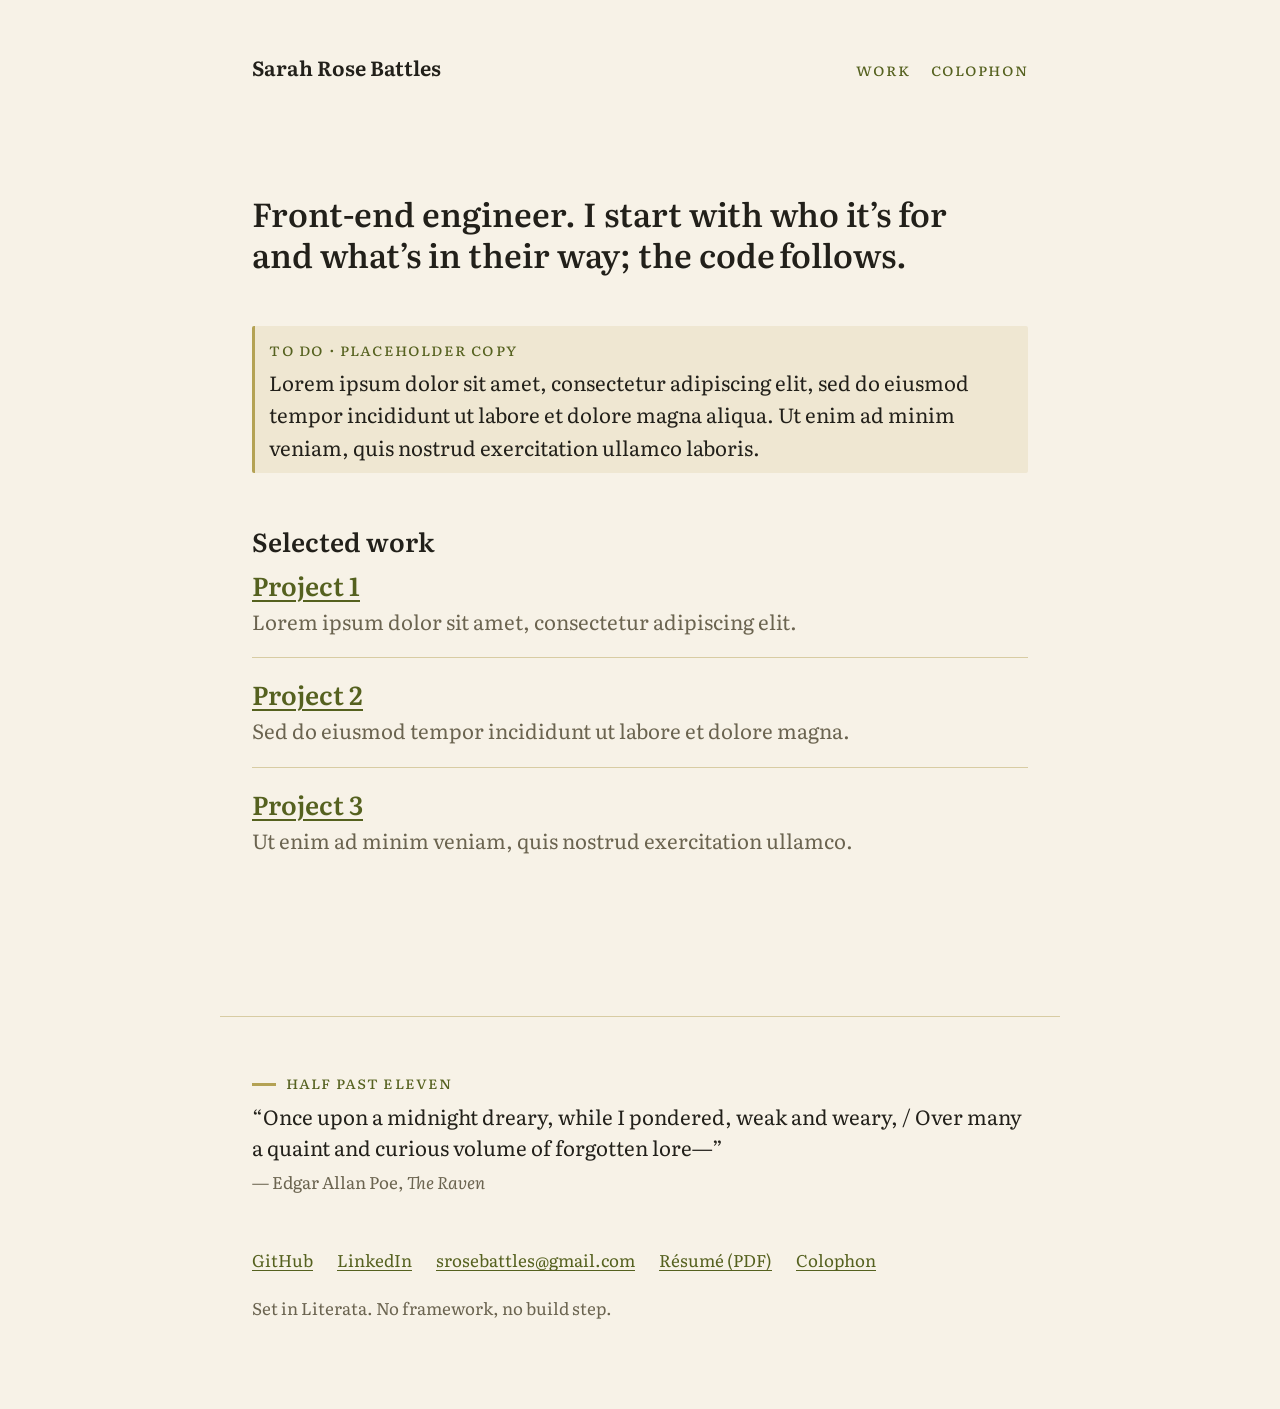
<file: index.html>
<!DOCTYPE html>
<html lang="en">
<head>
  <meta charset="utf-8">
  <meta name="viewport" content="width=device-width, initial-scale=1">
  <title>Sarah Rose Battles — front-end engineer</title>
  <meta name="description" content="Sarah Rose Battles — Front-end engineer. I start with who it’s for and what’s in their way; the code follows.">
  <meta name="color-scheme" content="light dark">
  <meta name="theme-color" content="#f7f2e7" media="(prefers-color-scheme: light)">
  <meta name="theme-color" content="#1a1914" media="(prefers-color-scheme: dark)">
  <link rel="canonical" href="https://srosebattles.github.io/text-first-portfolio-site/">
  <link rel="icon" href="assets/favicon.svg" type="image/svg+xml">
  <link rel="preload" href="assets/fonts/Literata-latin.woff2" as="font" type="font/woff2" crossorigin>
  <link rel="stylesheet" href="assets/site.css">
  <meta property="og:type" content="website">
  <meta property="og:site_name" content="srosebattles">
  <meta property="og:title" content="Sarah Rose Battles — front-end engineer">
  <meta property="og:description" content="Front-end engineer. I start with who it’s for and what’s in their way; the code follows.">
  <meta property="og:url" content="https://srosebattles.github.io/text-first-portfolio-site/">
  <meta property="og:image" content="https://srosebattles.github.io/text-first-portfolio-site/assets/og.png">
  <meta property="og:image:width" content="1200">
  <meta property="og:image:height" content="630">
  <meta property="og:image:alt" content="Text on warm paper: Sarah Rose Battles — front-end engineer.">
  <meta name="twitter:card" content="summary_large_image">
  <meta name="twitter:title" content="Sarah Rose Battles — front-end engineer">
  <meta name="twitter:description" content="Front-end engineer. I start with who it’s for and what’s in their way; the code follows.">
  <meta name="twitter:image" content="https://srosebattles.github.io/text-first-portfolio-site/assets/og.png">
  <script type="module" src="assets/quoting-clock.js"></script>
  <script type="application/ld+json">
  {
    "@context": "https://schema.org",
    "@type": "Person",
    "name": "Sarah Rose Battles",
    "url": "https://srosebattles.github.io/text-first-portfolio-site/",
    "email": "mailto:srosebattles@gmail.com",
    "jobTitle": "Front-end engineer",
    "sameAs": [
      "https://github.com/srosebattles",
      "https://www.linkedin.com/in/srosebattles"
    ]
  }
  </script>
</head>
<body>
  <a class="skip-link" href="#main">Skip to content</a>

  <header class="site-header">
    <p class="site-name">Sarah Rose Battles</p>
    <nav class="site-nav" aria-label="Site">
      <ul>
        <li><a href="#work">Work</a></li>
        <li><a href="colophon/">Colophon</a></li>
      </ul>
    </nav>
  </header>

  <main id="main">
    <h1 class="statement">Front-end engineer. I&nbsp;start with who it’s for and what’s in their way; the code follows.</h1>

    <!-- TODO(srosebattles): replace with a short about paragraph. -->
    <p data-todo>Lorem ipsum dolor sit amet, consectetur adipiscing elit, sed do
    eiusmod tempor incididunt ut labore et dolore magna aliqua. Ut enim ad minim
    veniam, quis nostrud exercitation ullamco laboris.</p>

    <section id="work" aria-labelledby="work-heading">
      <h2 id="work-heading">Selected work</h2>
      <ol class="work-index">
        <li>
          <h3><a href="work/project-1/">Project 1</a></h3>
          <!-- TODO(srosebattles): edit this one-sentence hook. -->
          <p>Lorem ipsum dolor sit amet, consectetur adipiscing elit.</p>
        </li>
        <li>
          <h3><a href="work/project-2/">Project 2</a></h3>
          <!-- TODO(srosebattles): edit this one-sentence hook. -->
          <p>Sed do eiusmod tempor incididunt ut labore et dolore magna.</p>
        </li>
        <li>
          <h3><a href="work/project-3/">Project 3</a></h3>
          <!-- TODO(srosebattles): edit this one-sentence hook. -->
          <p>Ut enim ad minim veniam, quis nostrud exercitation ullamco.</p>
        </li>
      </ol>
    </section>
  </main>

  <footer class="site-footer">
    <quoting-clock>
      <figure>
        <blockquote>“. . . if, I say, she had got into another world, I should
        not be at all surprised to find that the other world had a separate
        time all its own;”</blockquote>
        <figcaption>— C.S. Lewis, <cite>The Lion, the Witch and the Wardrobe</cite></figcaption>
      </figure>
    </quoting-clock>
    <nav aria-label="Elsewhere">
      <ul>
        <li><a href="https://github.com/srosebattles">GitHub</a></li>
        <li><a href="https://www.linkedin.com/in/srosebattles">LinkedIn</a></li>
        <li><a href="mailto:srosebattles@gmail.com">srosebattles@gmail.com</a></li>
        <li><a href="resume.pdf">Résumé (PDF)</a></li>
        <li><a href="colophon/">Colophon</a></li>
      </ul>
    </nav>
    <p class="fineprint">Set in Literata. No framework, no build step.</p>
  </footer>

  <!-- GoatCounter — the site's only third-party request.
       TODO(srosebattles): register at goatcounter.com and replace the site code. -->
  <script data-goatcounter="https://SROSEBATTLES_TODO.goatcounter.com/count" async src="https://gc.zgo.at/count.js"></script>
</body>
</html>
</file>
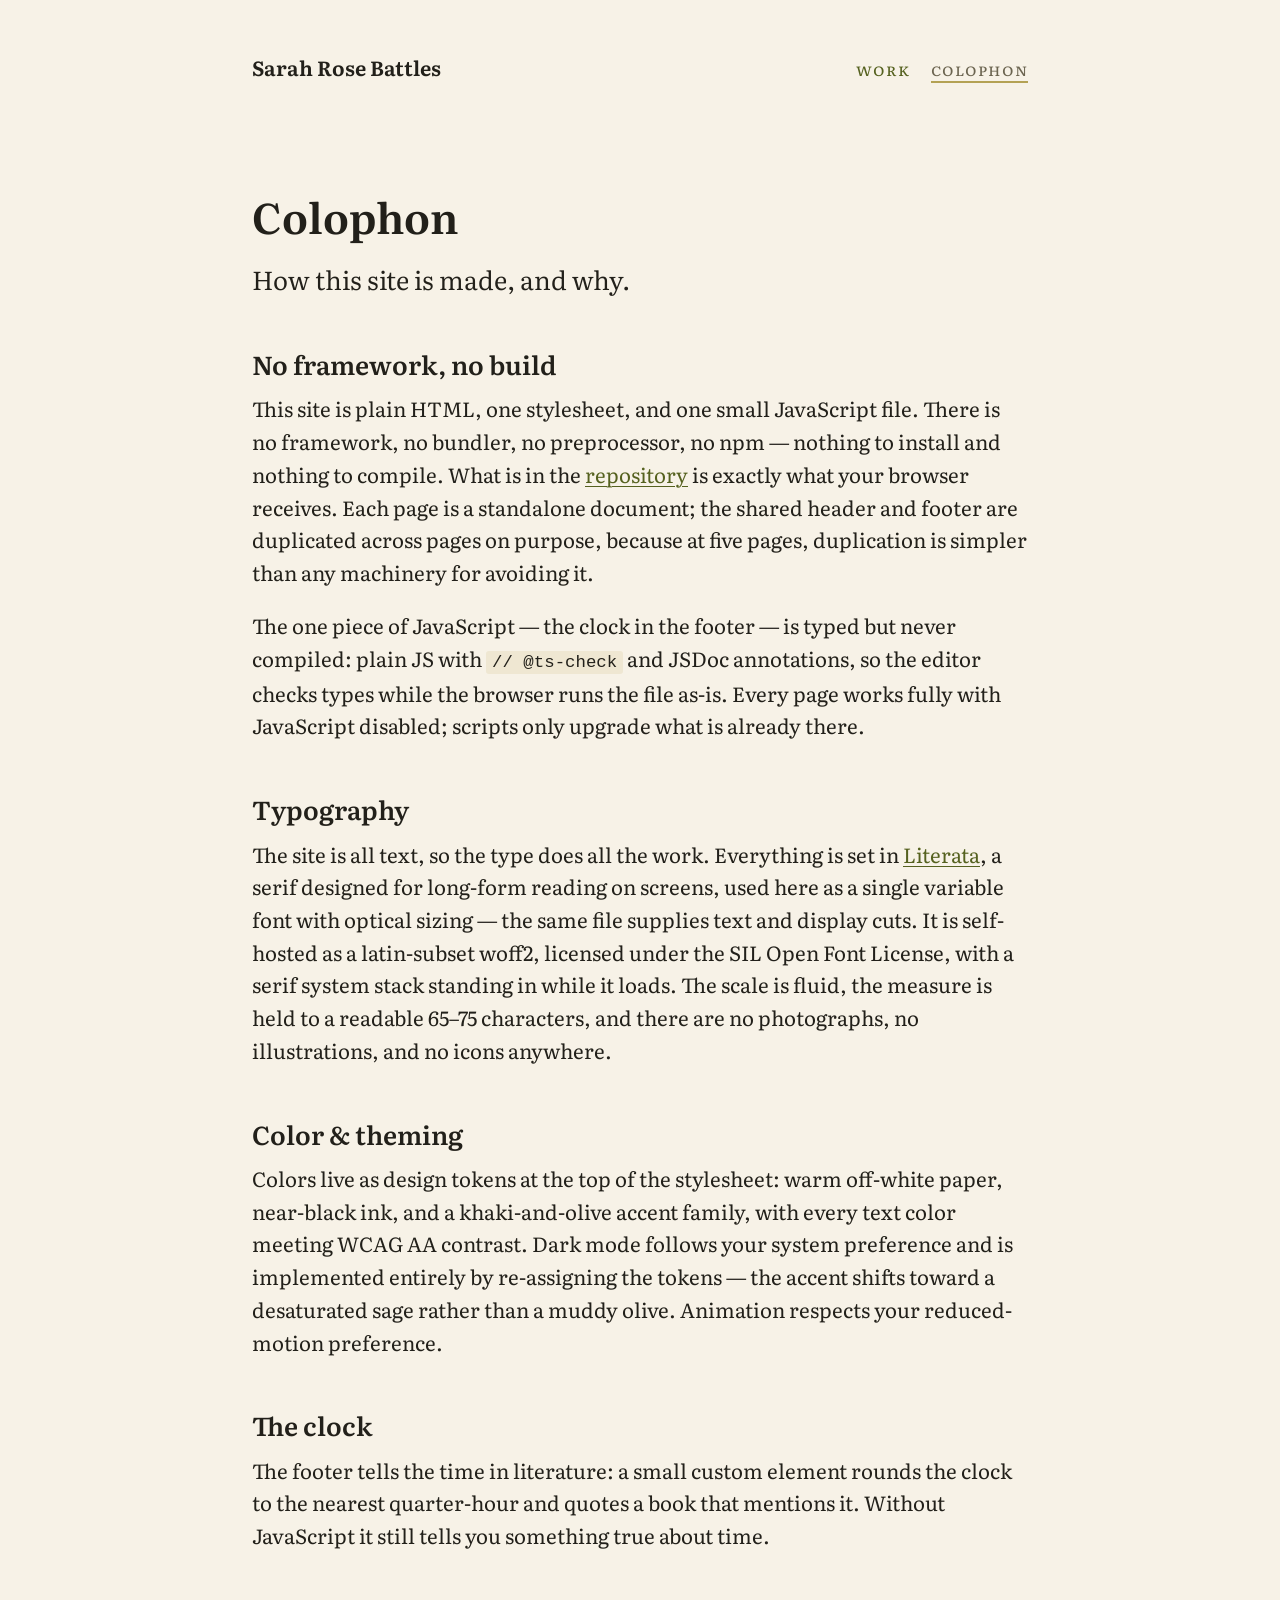
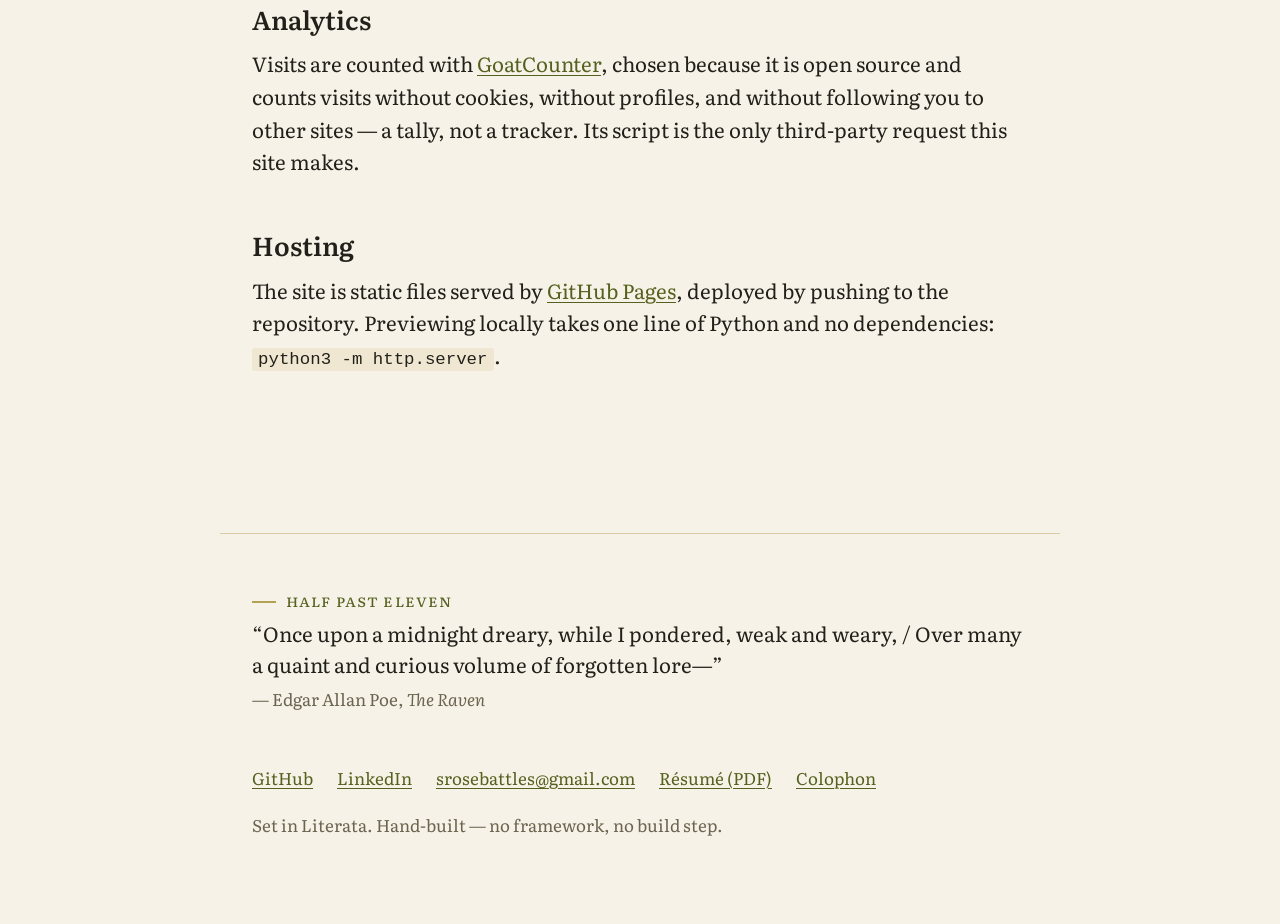
<file: colophon/index.html>
<!DOCTYPE html>
<html lang="en">
<head>
  <meta charset="utf-8">
  <meta name="viewport" content="width=device-width, initial-scale=1">
  <title>Colophon — Sarah Rose Battles</title>
  <meta name="description" content="How this site is made: no framework, no build step, typed-but-never-compiled JavaScript, self-hosted Literata, and analytics that don't follow you around.">
  <meta name="color-scheme" content="light dark">
  <meta name="theme-color" content="#f7f2e7" media="(prefers-color-scheme: light)">
  <meta name="theme-color" content="#1a1914" media="(prefers-color-scheme: dark)">
  <link rel="canonical" href="https://srosebattles.github.io/text-first-portfolio-site/colophon/">
  <link rel="icon" href="../assets/favicon.svg" type="image/svg+xml">
  <link rel="preload" href="../assets/fonts/Literata-latin.woff2" as="font" type="font/woff2" crossorigin>
  <link rel="stylesheet" href="../assets/site.css">
  <meta property="og:type" content="website">
  <meta property="og:site_name" content="Sarah Rose Battles">
  <meta property="og:title" content="Colophon — Sarah Rose Battles">
  <meta property="og:description" content="How this site is made: no framework, no build step, typed-but-never-compiled JavaScript, self-hosted Literata, and analytics that don't follow you around.">
  <meta property="og:url" content="https://srosebattles.github.io/text-first-portfolio-site/colophon/">
  <meta property="og:image" content="https://srosebattles.github.io/text-first-portfolio-site/assets/og.png">
  <meta property="og:image:width" content="1200">
  <meta property="og:image:height" content="630">
  <meta property="og:image:alt" content="Text on warm paper: Sarah Rose Battles — front-end engineer.">
  <meta name="twitter:card" content="summary_large_image">
  <meta name="twitter:title" content="Colophon — Sarah Rose Battles">
  <meta name="twitter:description" content="How this site is made: no framework, no build step, typed-but-never-compiled JavaScript, self-hosted Literata, and analytics that don't follow you around.">
  <meta name="twitter:image" content="https://srosebattles.github.io/text-first-portfolio-site/assets/og.png">
  <script type="module" src="../assets/quoting-clock.js"></script>
</head>
<body>
  <a class="skip-link" href="#main">Skip to content</a>

  <header class="site-header">
    <p class="site-name"><a href="../">Sarah Rose Battles</a></p>
    <nav class="site-nav" aria-label="Site">
      <ul>
        <li><a href="../#work">Work</a></li>
        <li><a href="./" aria-current="page">Colophon</a></li>
      </ul>
    </nav>
  </header>

  <main id="main">
    <!-- TODO(srosebattles): this page is drafted for real from the repo —
         give it an editing pass in your own voice. -->
    <article>
      <h1>Colophon</h1>
      <p class="standfirst">How this site is made, and why.</p>

      <section>
        <h2 id="no-framework">No framework, no build</h2>
        <p>This site is plain HTML, one stylesheet, and one small JavaScript
        file. There is no framework, no bundler, no preprocessor, no npm — nothing to install and nothing to compile. What
        is in the <a href="https://github.com/srosebattles/text-first-portfolio-site">repository</a>
        is exactly what your browser receives. Each page is a standalone
        document; the shared header and footer are duplicated across pages on
        purpose, because at five pages, duplication is simpler than any
        machinery for avoiding it.</p>
        <p>The one piece of JavaScript — the clock in the footer — is typed
        but never compiled: plain JS with <code>// @ts-check</code> and JSDoc
        annotations, so the editor checks types while the browser runs the
        file as-is. Every page works fully with JavaScript disabled; scripts
        only upgrade what is already there.</p>
      </section>

      <section>
        <h2 id="typography">Typography</h2>
        <p>The site is all text, so the type does all the work. Everything is
        set in <a href="https://github.com/googlefonts/literata">Literata</a>,
        a serif designed for long-form reading on screens, used here as a
        single variable font with optical sizing — the same file supplies text
        and display cuts. It is self-hosted as a latin-subset woff2, licensed
        under the SIL Open Font License, with a serif system stack standing in
        while it loads. The scale is fluid, the measure is held to a readable
        65–75 characters, and there are no photographs, no illustrations, and
        no icons anywhere.</p>
      </section>

      <section>
        <h2 id="color">Color &amp; theming</h2>
        <p>Colors live as design tokens at the top of the stylesheet: warm
        off-white paper, near-black ink, and a khaki-and-olive accent family,
        with every text color meeting WCAG AA contrast. Dark mode follows your
        system preference and is implemented entirely by re-assigning the
        tokens — the accent shifts toward a desaturated sage rather than a
        muddy olive. Animation respects your reduced-motion preference.</p>
      </section>

      <section>
        <h2 id="clock">The clock</h2>
        <p>The footer tells the time in literature: a small custom element
        rounds the clock to the nearest quarter-hour and quotes a book that
        mentions it. Without JavaScript it still tells you something true
        about time.</p>
      </section>

      <section>
        <h2 id="analytics">Analytics</h2>
        <p>Visits are counted with <a href="https://www.goatcounter.com/">GoatCounter</a>,
        chosen because it is open source and counts visits without cookies,
        without profiles, and without following you to other sites — a tally,
        not a tracker. Its script is the only third-party request this site
        makes.</p>
      </section>

      <section>
        <h2 id="hosting">Hosting</h2>
        <p>The site is static files served by
        <a href="https://pages.github.com/">GitHub Pages</a>, deployed by
        pushing to the repository. Previewing locally takes one line of
        Python and no dependencies: <code>python3 -m http.server</code>.</p>
      </section>
    </article>
  </main>

  <footer class="site-footer">
    <quoting-clock>
      <figure>
        <blockquote>“. . . if, I say, she had got into another world, I should
        not be at all surprised to find that the other world had a separate
        time all its own;”</blockquote>
        <figcaption>— C.S. Lewis, <cite>The Lion, the Witch and the Wardrobe</cite></figcaption>
      </figure>
    </quoting-clock>
    <nav aria-label="Elsewhere">
      <ul>
        <li><a href="https://github.com/srosebattles">GitHub</a></li>
        <li><a href="https://www.linkedin.com/in/srosebattles">LinkedIn</a></li>
        <li><a href="mailto:srosebattles@gmail.com">srosebattles@gmail.com</a></li>
        <li><a href="../resume.pdf">Résumé (PDF)</a></li>
        <li><a href="./">Colophon</a></li>
      </ul>
    </nav>
    <p class="fineprint">Set in Literata. Hand-built — no framework, no build step.</p>
  </footer>

  <!-- GoatCounter — the site's only third-party request.
       TODO(srosebattles): register at goatcounter.com and replace the site code. -->
  <script data-goatcounter="https://SROSEBATTLES_TODO.goatcounter.com/count" async src="https://gc.zgo.at/count.js"></script>
</body>
</html>
</file>
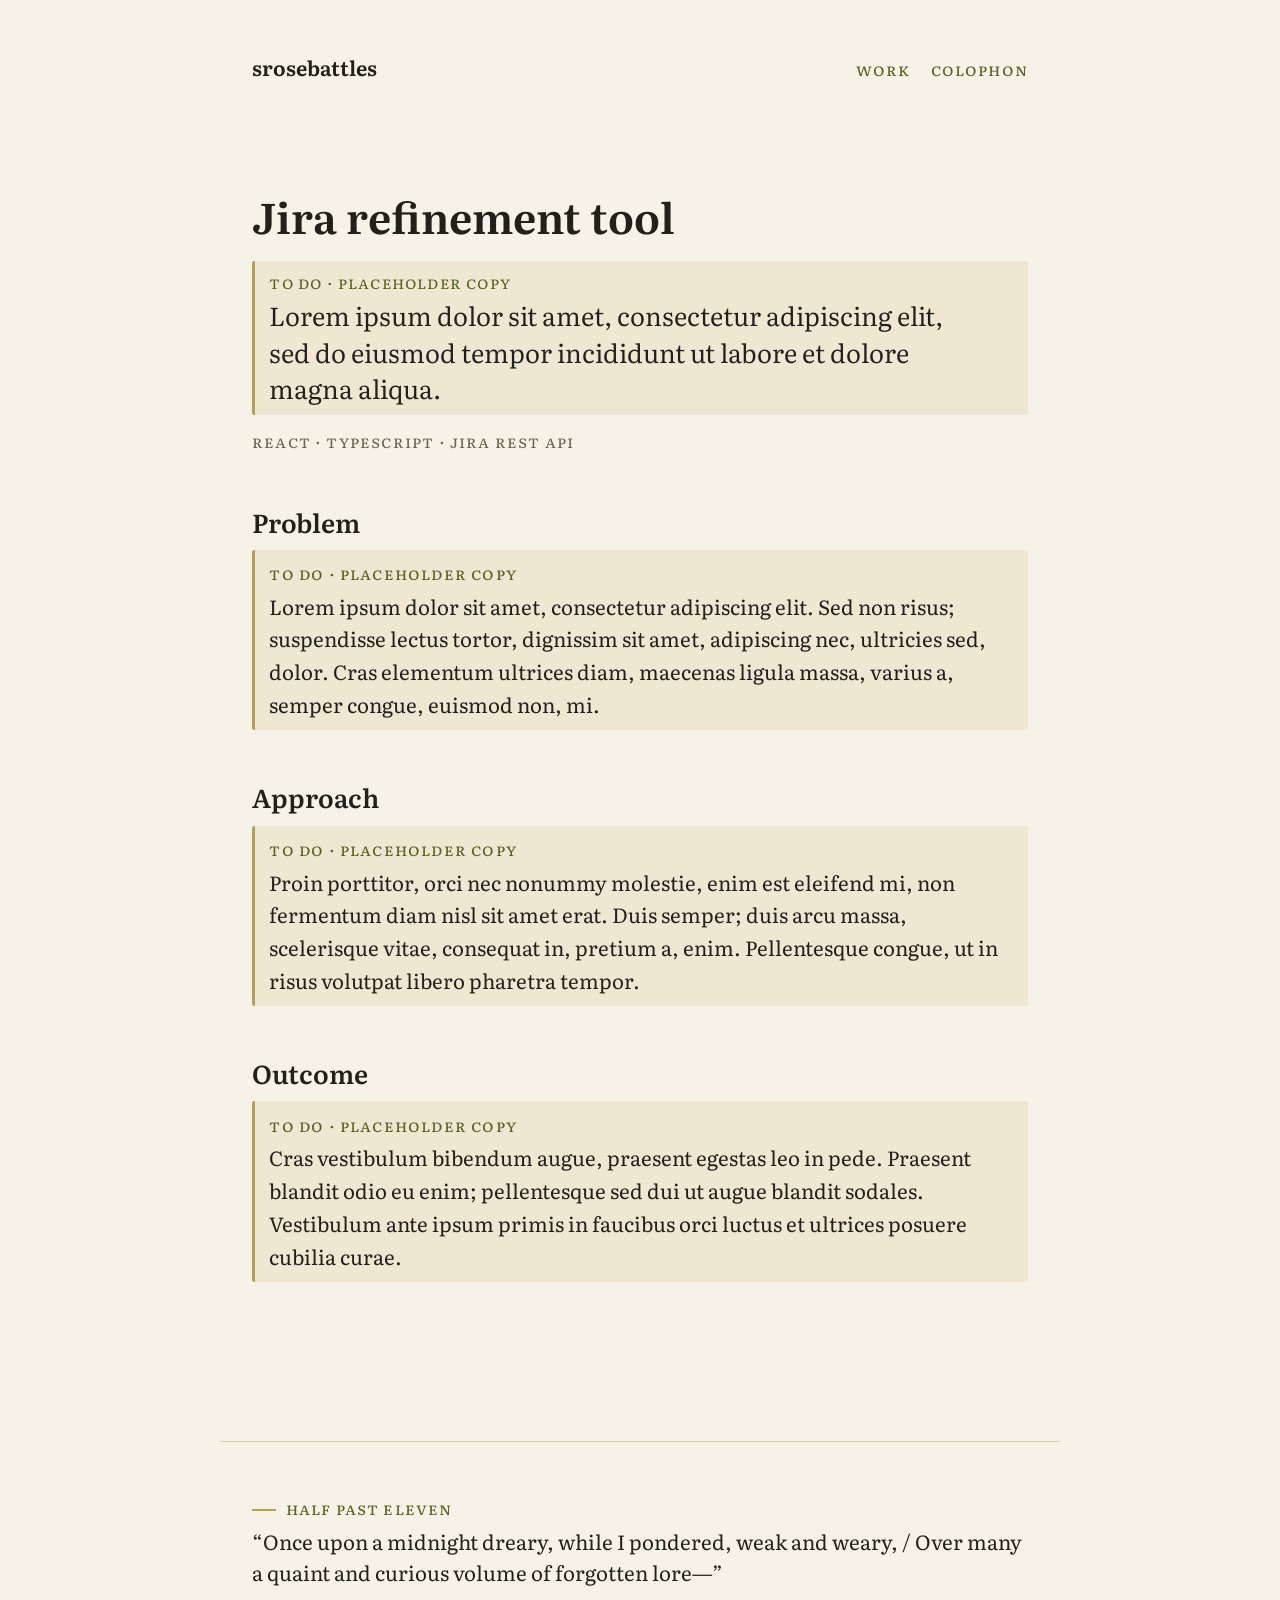
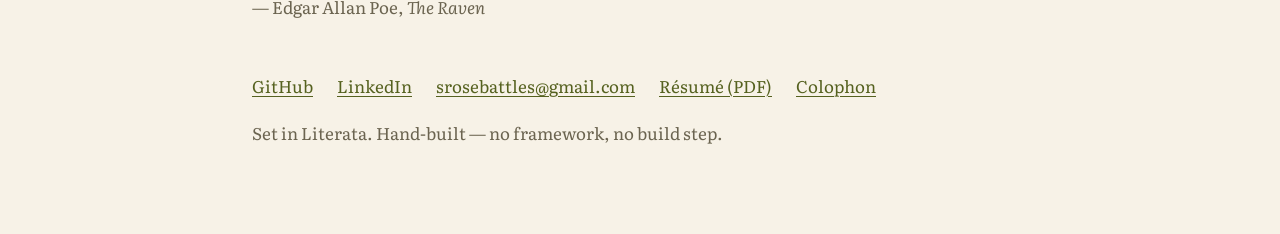
<file: work/jira-refinement-tool/index.html>
<!DOCTYPE html>
<html lang="en">
<head>
  <meta charset="utf-8">
  <meta name="viewport" content="width=device-width, initial-scale=1">
  <title>Jira refinement tool — srosebattles</title>
  <meta name="description" content="Case study: an internal tool that takes the friction out of backlog refinement.">
  <meta name="color-scheme" content="light dark">
  <meta name="theme-color" content="#f7f2e7" media="(prefers-color-scheme: light)">
  <meta name="theme-color" content="#1a1914" media="(prefers-color-scheme: dark)">
  <link rel="canonical" href="https://srosebattles.github.io/text-first-portfolio-site/work/jira-refinement-tool/">
  <link rel="icon" href="../../assets/favicon.svg" type="image/svg+xml">
  <link rel="preload" href="../../assets/fonts/Literata-latin.woff2" as="font" type="font/woff2" crossorigin>
  <link rel="stylesheet" href="../../assets/site.css">
  <meta property="og:type" content="article">
  <meta property="og:site_name" content="srosebattles">
  <meta property="og:title" content="Jira refinement tool — srosebattles">
  <meta property="og:description" content="Case study: an internal tool that takes the friction out of backlog refinement.">
  <meta property="og:url" content="https://srosebattles.github.io/text-first-portfolio-site/work/jira-refinement-tool/">
  <meta property="og:image" content="https://srosebattles.github.io/text-first-portfolio-site/assets/og.png">
  <meta property="og:image:width" content="1200">
  <meta property="og:image:height" content="630">
  <meta property="og:image:alt" content="Text on warm paper: srosebattles.">
  <meta name="twitter:card" content="summary_large_image">
  <meta name="twitter:title" content="Jira refinement tool — srosebattles">
  <meta name="twitter:description" content="Case study: an internal tool that takes the friction out of backlog refinement.">
  <meta name="twitter:image" content="https://srosebattles.github.io/text-first-portfolio-site/assets/og.png">
  <script type="module" src="../../assets/quoting-clock.js"></script>
</head>
<body>
  <a class="skip-link" href="#main">Skip to content</a>

  <header class="site-header">
    <p class="site-name"><a href="../../">srosebattles</a></p>
    <nav class="site-nav" aria-label="Site">
      <ul>
        <li><a href="../../#work">Work</a></li>
        <li><a href="../../colophon/">Colophon</a></li>
      </ul>
    </nav>
  </header>

  <main id="main">
    <article>
      <h1>Jira refinement tool</h1>
      <!-- TODO(srosebattles): write the standfirst — one or two sentences on
           what this was and why it mattered. -->
      <p class="standfirst" data-todo>Lorem ipsum dolor sit amet, consectetur
      adipiscing elit, sed do eiusmod tempor incididunt ut labore et dolore
      magna aliqua.</p>
      <!-- TODO(srosebattles): confirm the tech-context line. -->
      <p class="tech-context">React · TypeScript · Jira REST API</p>

      <section>
        <h2 id="problem">Problem</h2>
        <!-- TODO(srosebattles): write the problem section. -->
        <p data-todo>Lorem ipsum dolor sit amet, consectetur adipiscing elit.
        Sed non risus; suspendisse lectus tortor, dignissim sit amet,
        adipiscing nec, ultricies sed, dolor. Cras elementum ultrices diam,
        maecenas ligula massa, varius a, semper congue, euismod non, mi.</p>
      </section>

      <section>
        <h2 id="approach">Approach</h2>
        <!-- TODO(srosebattles): write the approach section. -->
        <p data-todo>Proin porttitor, orci nec nonummy molestie, enim est
        eleifend mi, non fermentum diam nisl sit amet erat. Duis semper; duis
        arcu massa, scelerisque vitae, consequat in, pretium a, enim.
        Pellentesque congue, ut in risus volutpat libero pharetra tempor.</p>
      </section>

      <section>
        <h2 id="outcome">Outcome</h2>
        <!-- TODO(srosebattles): write the outcome section. -->
        <p data-todo>Cras vestibulum bibendum augue, praesent egestas leo in
        pede. Praesent blandit odio eu enim; pellentesque sed dui ut augue
        blandit sodales. Vestibulum ante ipsum primis in faucibus orci luctus
        et ultrices posuere cubilia curae.</p>
      </section>
    </article>
  </main>

  <footer class="site-footer">
    <quoting-clock>
      <figure>
        <blockquote>“. . . if, I say, she had got into another world, I should
        not be at all surprised to find that the other world had a separate
        time all its own;”</blockquote>
        <figcaption>— C.S. Lewis, <cite>The Lion, the Witch and the Wardrobe</cite></figcaption>
      </figure>
    </quoting-clock>
    <nav aria-label="Elsewhere">
      <ul>
        <li><a href="https://github.com/srosebattles">GitHub</a></li>
        <li><a href="https://www.linkedin.com/in/srosebattles">LinkedIn</a></li>
        <li><a href="mailto:srosebattles@gmail.com">srosebattles@gmail.com</a></li>
        <li><a href="../../resume.pdf">Résumé (PDF)</a></li>
        <li><a href="../../colophon/">Colophon</a></li>
      </ul>
    </nav>
    <p class="fineprint">Set in Literata. Hand-built — no framework, no build step.</p>
  </footer>

  <!-- GoatCounter — the site's only third-party request.
       TODO(srosebattles): register at goatcounter.com and replace the site code. -->
  <script data-goatcounter="https://SROSEBATTLES_TODO.goatcounter.com/count" async src="https://gc.zgo.at/count.js"></script>
</body>
</html>
</file>
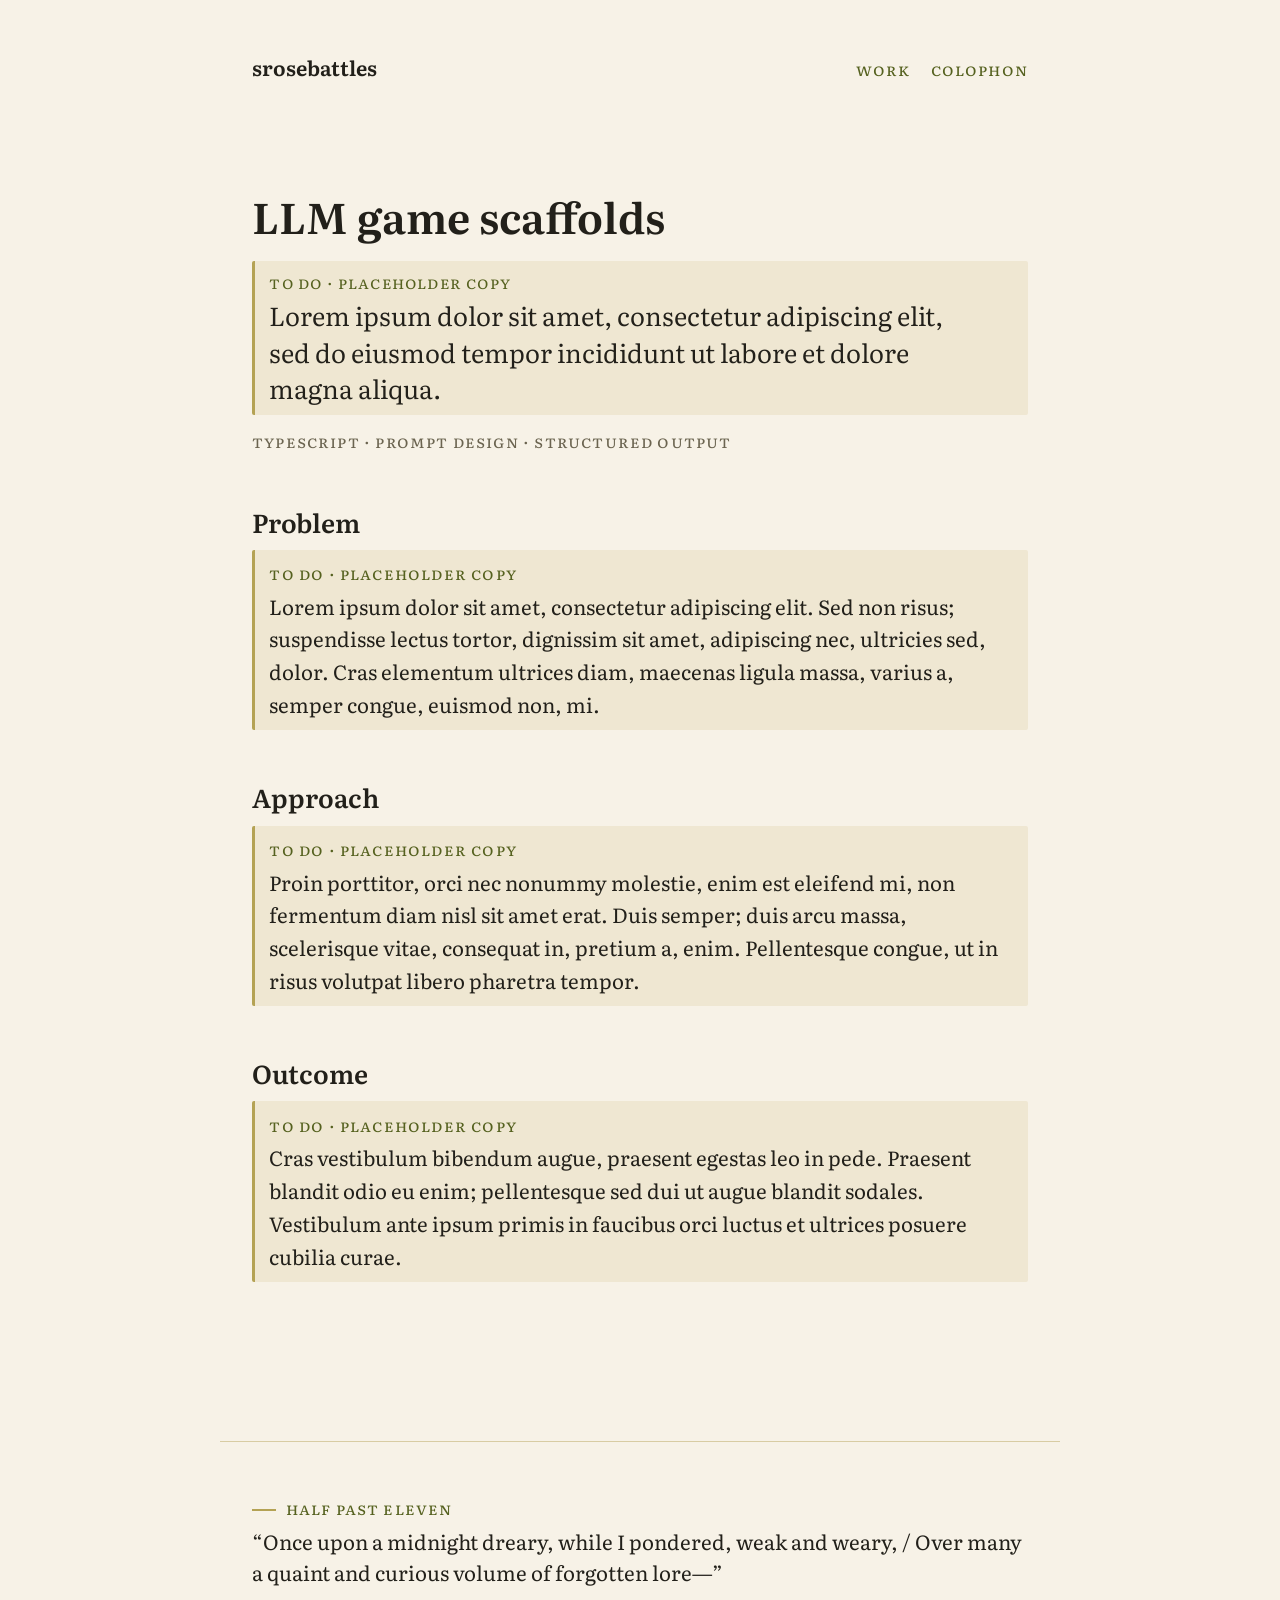
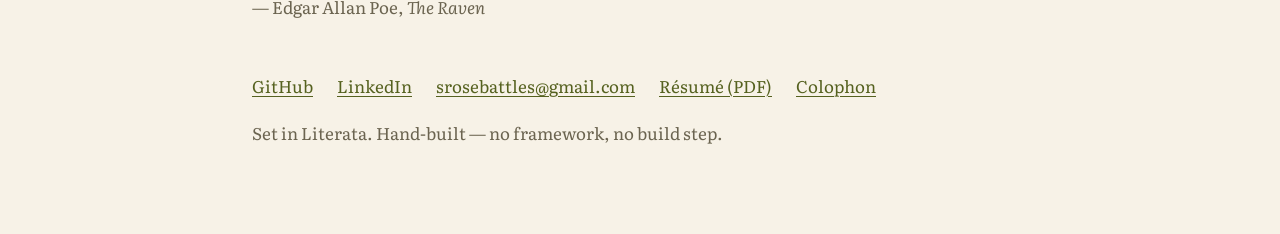
<file: work/llm-game-scaffolds/index.html>
<!DOCTYPE html>
<html lang="en">
<head>
  <meta charset="utf-8">
  <meta name="viewport" content="width=device-width, initial-scale=1">
  <title>LLM game scaffolds — srosebattles</title>
  <meta name="description" content="Case study: scaffolding that lets large language models run structured text games.">
  <meta name="color-scheme" content="light dark">
  <meta name="theme-color" content="#f7f2e7" media="(prefers-color-scheme: light)">
  <meta name="theme-color" content="#1a1914" media="(prefers-color-scheme: dark)">
  <link rel="canonical" href="https://srosebattles.github.io/text-first-portfolio-site/work/llm-game-scaffolds/">
  <link rel="icon" href="../../assets/favicon.svg" type="image/svg+xml">
  <link rel="preload" href="../../assets/fonts/Literata-latin.woff2" as="font" type="font/woff2" crossorigin>
  <link rel="stylesheet" href="../../assets/site.css">
  <meta property="og:type" content="article">
  <meta property="og:site_name" content="srosebattles">
  <meta property="og:title" content="LLM game scaffolds — srosebattles">
  <meta property="og:description" content="Case study: scaffolding that lets large language models run structured text games.">
  <meta property="og:url" content="https://srosebattles.github.io/text-first-portfolio-site/work/llm-game-scaffolds/">
  <meta property="og:image" content="https://srosebattles.github.io/text-first-portfolio-site/assets/og.png">
  <meta property="og:image:width" content="1200">
  <meta property="og:image:height" content="630">
  <meta property="og:image:alt" content="Text on warm paper: srosebattles.">
  <meta name="twitter:card" content="summary_large_image">
  <meta name="twitter:title" content="LLM game scaffolds — srosebattles">
  <meta name="twitter:description" content="Case study: scaffolding that lets large language models run structured text games.">
  <meta name="twitter:image" content="https://srosebattles.github.io/text-first-portfolio-site/assets/og.png">
  <script type="module" src="../../assets/quoting-clock.js"></script>
</head>
<body>
  <a class="skip-link" href="#main">Skip to content</a>

  <header class="site-header">
    <p class="site-name"><a href="../../">srosebattles</a></p>
    <nav class="site-nav" aria-label="Site">
      <ul>
        <li><a href="../../#work">Work</a></li>
        <li><a href="../../colophon/">Colophon</a></li>
      </ul>
    </nav>
  </header>

  <main id="main">
    <article>
      <h1>LLM game scaffolds</h1>
      <!-- TODO(srosebattles): write the standfirst — one or two sentences on
           what this was and why it mattered. -->
      <p class="standfirst" data-todo>Lorem ipsum dolor sit amet, consectetur
      adipiscing elit, sed do eiusmod tempor incididunt ut labore et dolore
      magna aliqua.</p>
      <!-- TODO(srosebattles): confirm the tech-context line. -->
      <p class="tech-context">TypeScript · prompt design · structured output</p>

      <section>
        <h2 id="problem">Problem</h2>
        <!-- TODO(srosebattles): write the problem section. -->
        <p data-todo>Lorem ipsum dolor sit amet, consectetur adipiscing elit.
        Sed non risus; suspendisse lectus tortor, dignissim sit amet,
        adipiscing nec, ultricies sed, dolor. Cras elementum ultrices diam,
        maecenas ligula massa, varius a, semper congue, euismod non, mi.</p>
      </section>

      <section>
        <h2 id="approach">Approach</h2>
        <!-- TODO(srosebattles): write the approach section. -->
        <p data-todo>Proin porttitor, orci nec nonummy molestie, enim est
        eleifend mi, non fermentum diam nisl sit amet erat. Duis semper; duis
        arcu massa, scelerisque vitae, consequat in, pretium a, enim.
        Pellentesque congue, ut in risus volutpat libero pharetra tempor.</p>
      </section>

      <section>
        <h2 id="outcome">Outcome</h2>
        <!-- TODO(srosebattles): write the outcome section. -->
        <p data-todo>Cras vestibulum bibendum augue, praesent egestas leo in
        pede. Praesent blandit odio eu enim; pellentesque sed dui ut augue
        blandit sodales. Vestibulum ante ipsum primis in faucibus orci luctus
        et ultrices posuere cubilia curae.</p>
      </section>
    </article>
  </main>

  <footer class="site-footer">
    <quoting-clock>
      <figure>
        <blockquote>“. . . if, I say, she had got into another world, I should
        not be at all surprised to find that the other world had a separate
        time all its own;”</blockquote>
        <figcaption>— C.S. Lewis, <cite>The Lion, the Witch and the Wardrobe</cite></figcaption>
      </figure>
    </quoting-clock>
    <nav aria-label="Elsewhere">
      <ul>
        <li><a href="https://github.com/srosebattles">GitHub</a></li>
        <li><a href="https://www.linkedin.com/in/srosebattles">LinkedIn</a></li>
        <li><a href="mailto:srosebattles@gmail.com">srosebattles@gmail.com</a></li>
        <li><a href="../../resume.pdf">Résumé (PDF)</a></li>
        <li><a href="../../colophon/">Colophon</a></li>
      </ul>
    </nav>
    <p class="fineprint">Set in Literata. Hand-built — no framework, no build step.</p>
  </footer>

  <!-- GoatCounter — the site's only third-party request.
       TODO(srosebattles): register at goatcounter.com and replace the site code. -->
  <script data-goatcounter="https://SROSEBATTLES_TODO.goatcounter.com/count" async src="https://gc.zgo.at/count.js"></script>
</body>
</html>
</file>
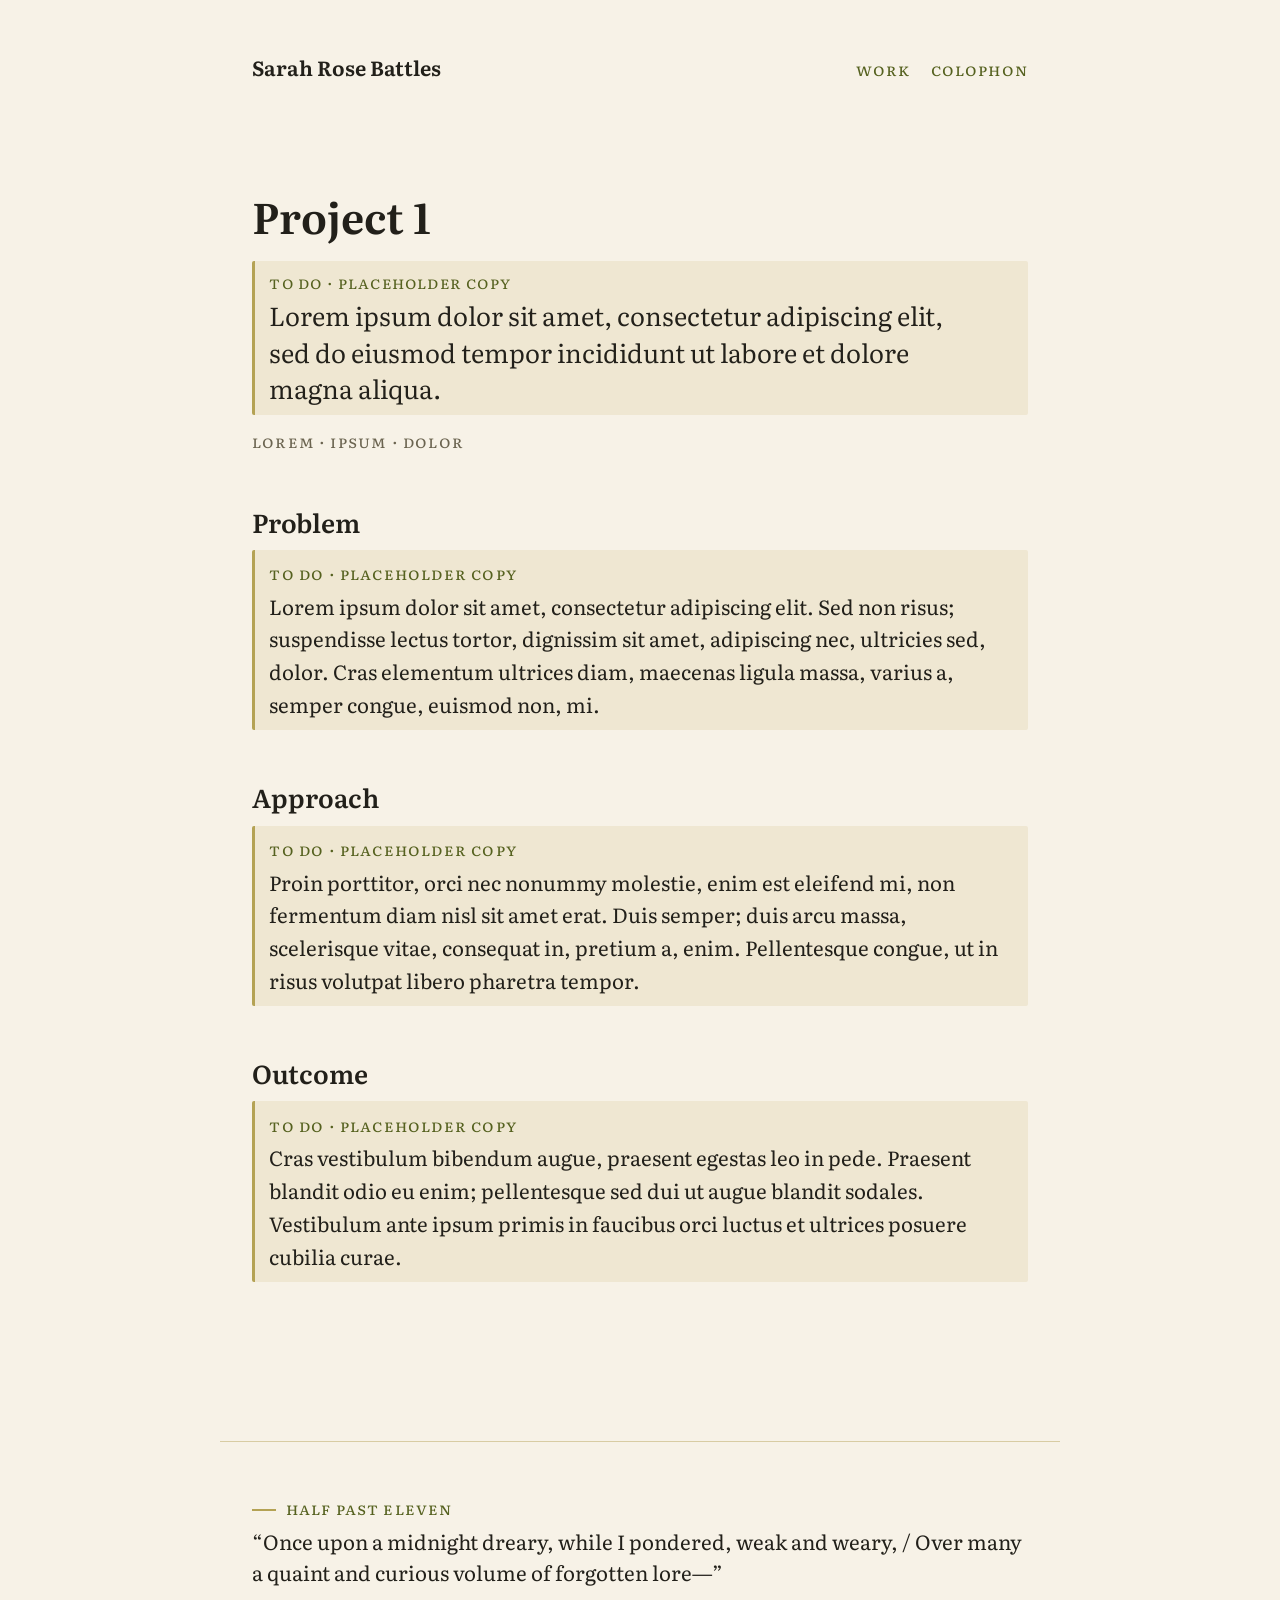
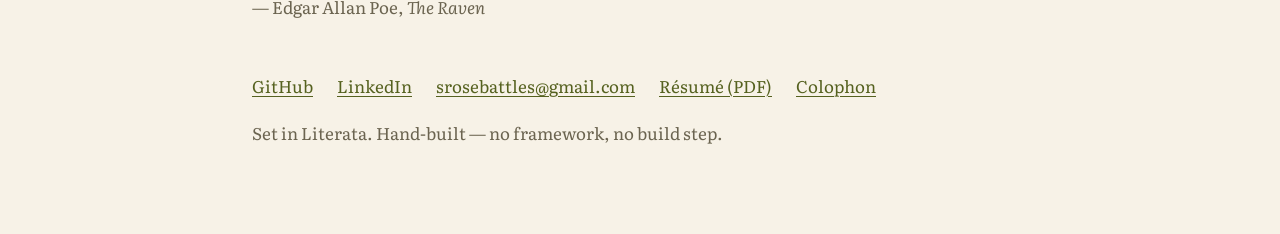
<file: work/project-1/index.html>
<!DOCTYPE html>
<html lang="en">
<head>
  <meta charset="utf-8">
  <meta name="viewport" content="width=device-width, initial-scale=1">
  <title>Project 1 — Sarah Rose Battles</title>
  <meta name="description" content="Case study: lorem ipsum dolor sit amet, consectetur adipiscing elit.">
  <meta name="color-scheme" content="light dark">
  <meta name="theme-color" content="#f7f2e7" media="(prefers-color-scheme: light)">
  <meta name="theme-color" content="#1a1914" media="(prefers-color-scheme: dark)">
  <link rel="canonical" href="https://srosebattles.github.io/text-first-portfolio-site/work/project-1/">
  <link rel="icon" href="../../assets/favicon.svg" type="image/svg+xml">
  <link rel="preload" href="../../assets/fonts/Literata-latin.woff2" as="font" type="font/woff2" crossorigin>
  <link rel="stylesheet" href="../../assets/site.css">
  <meta property="og:type" content="article">
  <meta property="og:site_name" content="Sarah Rose Battles">
  <meta property="og:title" content="Project 1 — Sarah Rose Battles">
  <meta property="og:description" content="Case study: lorem ipsum dolor sit amet, consectetur adipiscing elit.">
  <meta property="og:url" content="https://srosebattles.github.io/text-first-portfolio-site/work/project-1/">
  <meta property="og:image" content="https://srosebattles.github.io/text-first-portfolio-site/assets/og.png">
  <meta property="og:image:width" content="1200">
  <meta property="og:image:height" content="630">
  <meta property="og:image:alt" content="Text on warm paper: Sarah Rose Battles — front-end engineer.">
  <meta name="twitter:card" content="summary_large_image">
  <meta name="twitter:title" content="Project 1 — Sarah Rose Battles">
  <meta name="twitter:description" content="Case study: lorem ipsum dolor sit amet, consectetur adipiscing elit.">
  <meta name="twitter:image" content="https://srosebattles.github.io/text-first-portfolio-site/assets/og.png">
  <script type="module" src="../../assets/quoting-clock.js"></script>
</head>
<body>
  <a class="skip-link" href="#main">Skip to content</a>

  <header class="site-header">
    <p class="site-name"><a href="../../">Sarah Rose Battles</a></p>
    <nav class="site-nav" aria-label="Site">
      <ul>
        <li><a href="../../#work">Work</a></li>
        <li><a href="../../colophon/">Colophon</a></li>
      </ul>
    </nav>
  </header>

  <main id="main">
    <article>
      <h1>Project 1</h1>
      <!-- TODO(srosebattles): write the standfirst — one or two sentences on
           what this was and why it mattered. -->
      <p class="standfirst" data-todo>Lorem ipsum dolor sit amet, consectetur
      adipiscing elit, sed do eiusmod tempor incididunt ut labore et dolore
      magna aliqua.</p>
      <!-- TODO(srosebattles): confirm the tech-context line. -->
      <p class="tech-context">Lorem · ipsum · dolor</p>

      <section>
        <h2 id="problem">Problem</h2>
        <!-- TODO(srosebattles): write the problem section. -->
        <p data-todo>Lorem ipsum dolor sit amet, consectetur adipiscing elit.
        Sed non risus; suspendisse lectus tortor, dignissim sit amet,
        adipiscing nec, ultricies sed, dolor. Cras elementum ultrices diam,
        maecenas ligula massa, varius a, semper congue, euismod non, mi.</p>
      </section>

      <section>
        <h2 id="approach">Approach</h2>
        <!-- TODO(srosebattles): write the approach section. -->
        <p data-todo>Proin porttitor, orci nec nonummy molestie, enim est
        eleifend mi, non fermentum diam nisl sit amet erat. Duis semper; duis
        arcu massa, scelerisque vitae, consequat in, pretium a, enim.
        Pellentesque congue, ut in risus volutpat libero pharetra tempor.</p>
      </section>

      <section>
        <h2 id="outcome">Outcome</h2>
        <!-- TODO(srosebattles): write the outcome section. -->
        <p data-todo>Cras vestibulum bibendum augue, praesent egestas leo in
        pede. Praesent blandit odio eu enim; pellentesque sed dui ut augue
        blandit sodales. Vestibulum ante ipsum primis in faucibus orci luctus
        et ultrices posuere cubilia curae.</p>
      </section>
    </article>
  </main>

  <footer class="site-footer">
    <quoting-clock>
      <figure>
        <blockquote>“. . . if, I say, she had got into another world, I should
        not be at all surprised to find that the other world had a separate
        time all its own;”</blockquote>
        <figcaption>— C.S. Lewis, <cite>The Lion, the Witch and the Wardrobe</cite></figcaption>
      </figure>
    </quoting-clock>
    <nav aria-label="Elsewhere">
      <ul>
        <li><a href="https://github.com/srosebattles">GitHub</a></li>
        <li><a href="https://www.linkedin.com/in/srosebattles">LinkedIn</a></li>
        <li><a href="mailto:srosebattles@gmail.com">srosebattles@gmail.com</a></li>
        <li><a href="../../resume.pdf">Résumé (PDF)</a></li>
        <li><a href="../../colophon/">Colophon</a></li>
      </ul>
    </nav>
    <p class="fineprint">Set in Literata. Hand-built — no framework, no build step.</p>
  </footer>

  <!-- GoatCounter — the site's only third-party request.
       TODO(srosebattles): register at goatcounter.com and replace the site code. -->
  <script data-goatcounter="https://SROSEBATTLES_TODO.goatcounter.com/count" async src="https://gc.zgo.at/count.js"></script>
</body>
</html>
</file>
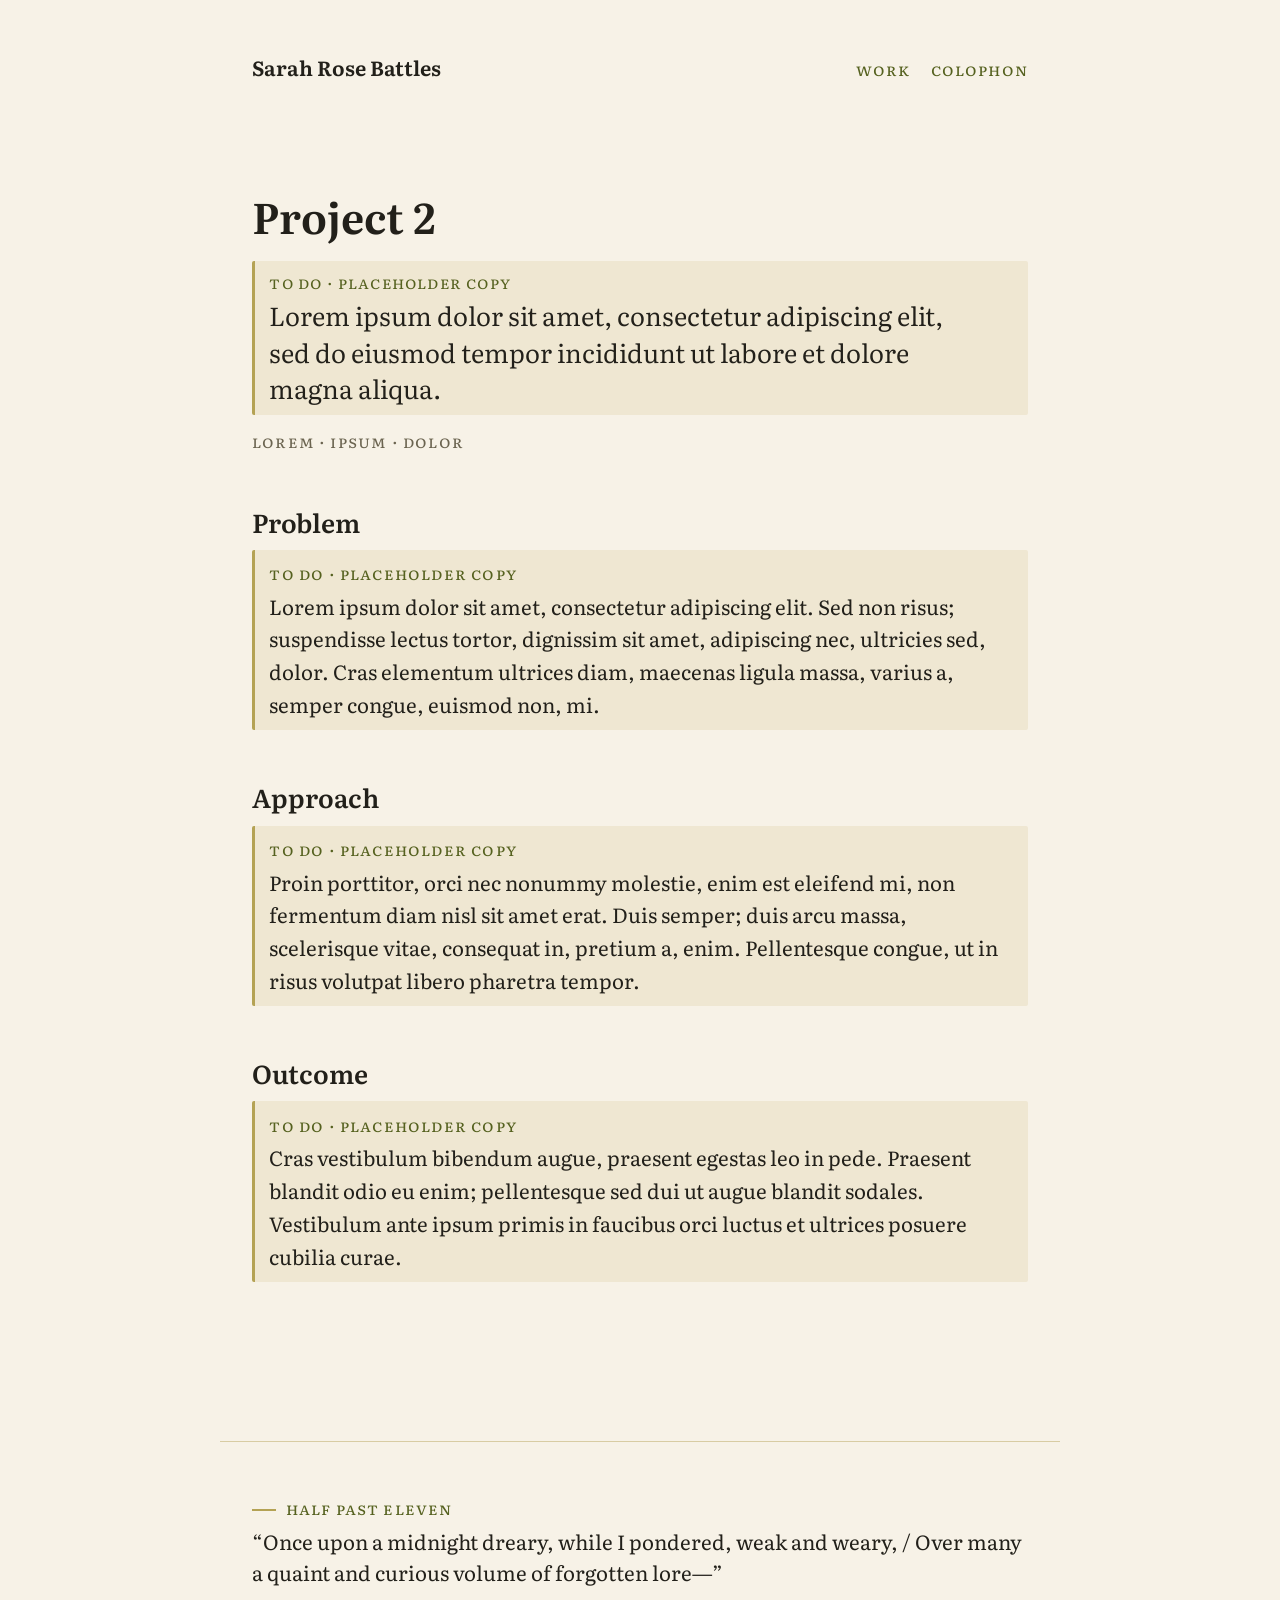
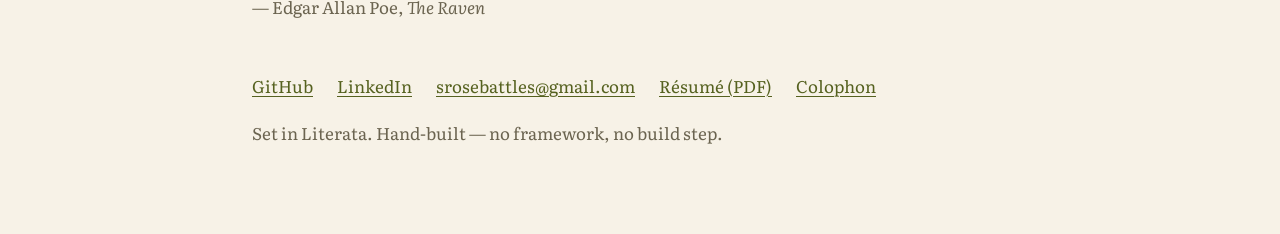
<file: work/project-2/index.html>
<!DOCTYPE html>
<html lang="en">
<head>
  <meta charset="utf-8">
  <meta name="viewport" content="width=device-width, initial-scale=1">
  <title>Project 2 — Sarah Rose Battles</title>
  <meta name="description" content="Case study: lorem ipsum dolor sit amet, consectetur adipiscing elit.">
  <meta name="color-scheme" content="light dark">
  <meta name="theme-color" content="#f7f2e7" media="(prefers-color-scheme: light)">
  <meta name="theme-color" content="#1a1914" media="(prefers-color-scheme: dark)">
  <link rel="canonical" href="https://srosebattles.github.io/text-first-portfolio-site/work/project-2/">
  <link rel="icon" href="../../assets/favicon.svg" type="image/svg+xml">
  <link rel="preload" href="../../assets/fonts/Literata-latin.woff2" as="font" type="font/woff2" crossorigin>
  <link rel="stylesheet" href="../../assets/site.css">
  <meta property="og:type" content="article">
  <meta property="og:site_name" content="Sarah Rose Battles">
  <meta property="og:title" content="Project 2 — Sarah Rose Battles">
  <meta property="og:description" content="Case study: lorem ipsum dolor sit amet, consectetur adipiscing elit.">
  <meta property="og:url" content="https://srosebattles.github.io/text-first-portfolio-site/work/project-2/">
  <meta property="og:image" content="https://srosebattles.github.io/text-first-portfolio-site/assets/og.png">
  <meta property="og:image:width" content="1200">
  <meta property="og:image:height" content="630">
  <meta property="og:image:alt" content="Text on warm paper: Sarah Rose Battles — front-end engineer.">
  <meta name="twitter:card" content="summary_large_image">
  <meta name="twitter:title" content="Project 2 — Sarah Rose Battles">
  <meta name="twitter:description" content="Case study: lorem ipsum dolor sit amet, consectetur adipiscing elit.">
  <meta name="twitter:image" content="https://srosebattles.github.io/text-first-portfolio-site/assets/og.png">
  <script type="module" src="../../assets/quoting-clock.js"></script>
</head>
<body>
  <a class="skip-link" href="#main">Skip to content</a>

  <header class="site-header">
    <p class="site-name"><a href="../../">Sarah Rose Battles</a></p>
    <nav class="site-nav" aria-label="Site">
      <ul>
        <li><a href="../../#work">Work</a></li>
        <li><a href="../../colophon/">Colophon</a></li>
      </ul>
    </nav>
  </header>

  <main id="main">
    <article>
      <h1>Project 2</h1>
      <!-- TODO(srosebattles): write the standfirst — one or two sentences on
           what this was and why it mattered. -->
      <p class="standfirst" data-todo>Lorem ipsum dolor sit amet, consectetur
      adipiscing elit, sed do eiusmod tempor incididunt ut labore et dolore
      magna aliqua.</p>
      <!-- TODO(srosebattles): confirm the tech-context line. -->
      <p class="tech-context">Lorem · ipsum · dolor</p>

      <section>
        <h2 id="problem">Problem</h2>
        <!-- TODO(srosebattles): write the problem section. -->
        <p data-todo>Lorem ipsum dolor sit amet, consectetur adipiscing elit.
        Sed non risus; suspendisse lectus tortor, dignissim sit amet,
        adipiscing nec, ultricies sed, dolor. Cras elementum ultrices diam,
        maecenas ligula massa, varius a, semper congue, euismod non, mi.</p>
      </section>

      <section>
        <h2 id="approach">Approach</h2>
        <!-- TODO(srosebattles): write the approach section. -->
        <p data-todo>Proin porttitor, orci nec nonummy molestie, enim est
        eleifend mi, non fermentum diam nisl sit amet erat. Duis semper; duis
        arcu massa, scelerisque vitae, consequat in, pretium a, enim.
        Pellentesque congue, ut in risus volutpat libero pharetra tempor.</p>
      </section>

      <section>
        <h2 id="outcome">Outcome</h2>
        <!-- TODO(srosebattles): write the outcome section. -->
        <p data-todo>Cras vestibulum bibendum augue, praesent egestas leo in
        pede. Praesent blandit odio eu enim; pellentesque sed dui ut augue
        blandit sodales. Vestibulum ante ipsum primis in faucibus orci luctus
        et ultrices posuere cubilia curae.</p>
      </section>
    </article>
  </main>

  <footer class="site-footer">
    <quoting-clock>
      <figure>
        <blockquote>“. . . if, I say, she had got into another world, I should
        not be at all surprised to find that the other world had a separate
        time all its own;”</blockquote>
        <figcaption>— C.S. Lewis, <cite>The Lion, the Witch and the Wardrobe</cite></figcaption>
      </figure>
    </quoting-clock>
    <nav aria-label="Elsewhere">
      <ul>
        <li><a href="https://github.com/srosebattles">GitHub</a></li>
        <li><a href="https://www.linkedin.com/in/srosebattles">LinkedIn</a></li>
        <li><a href="mailto:srosebattles@gmail.com">srosebattles@gmail.com</a></li>
        <li><a href="../../resume.pdf">Résumé (PDF)</a></li>
        <li><a href="../../colophon/">Colophon</a></li>
      </ul>
    </nav>
    <p class="fineprint">Set in Literata. Hand-built — no framework, no build step.</p>
  </footer>

  <!-- GoatCounter — the site's only third-party request.
       TODO(srosebattles): register at goatcounter.com and replace the site code. -->
  <script data-goatcounter="https://SROSEBATTLES_TODO.goatcounter.com/count" async src="https://gc.zgo.at/count.js"></script>
</body>
</html>
</file>
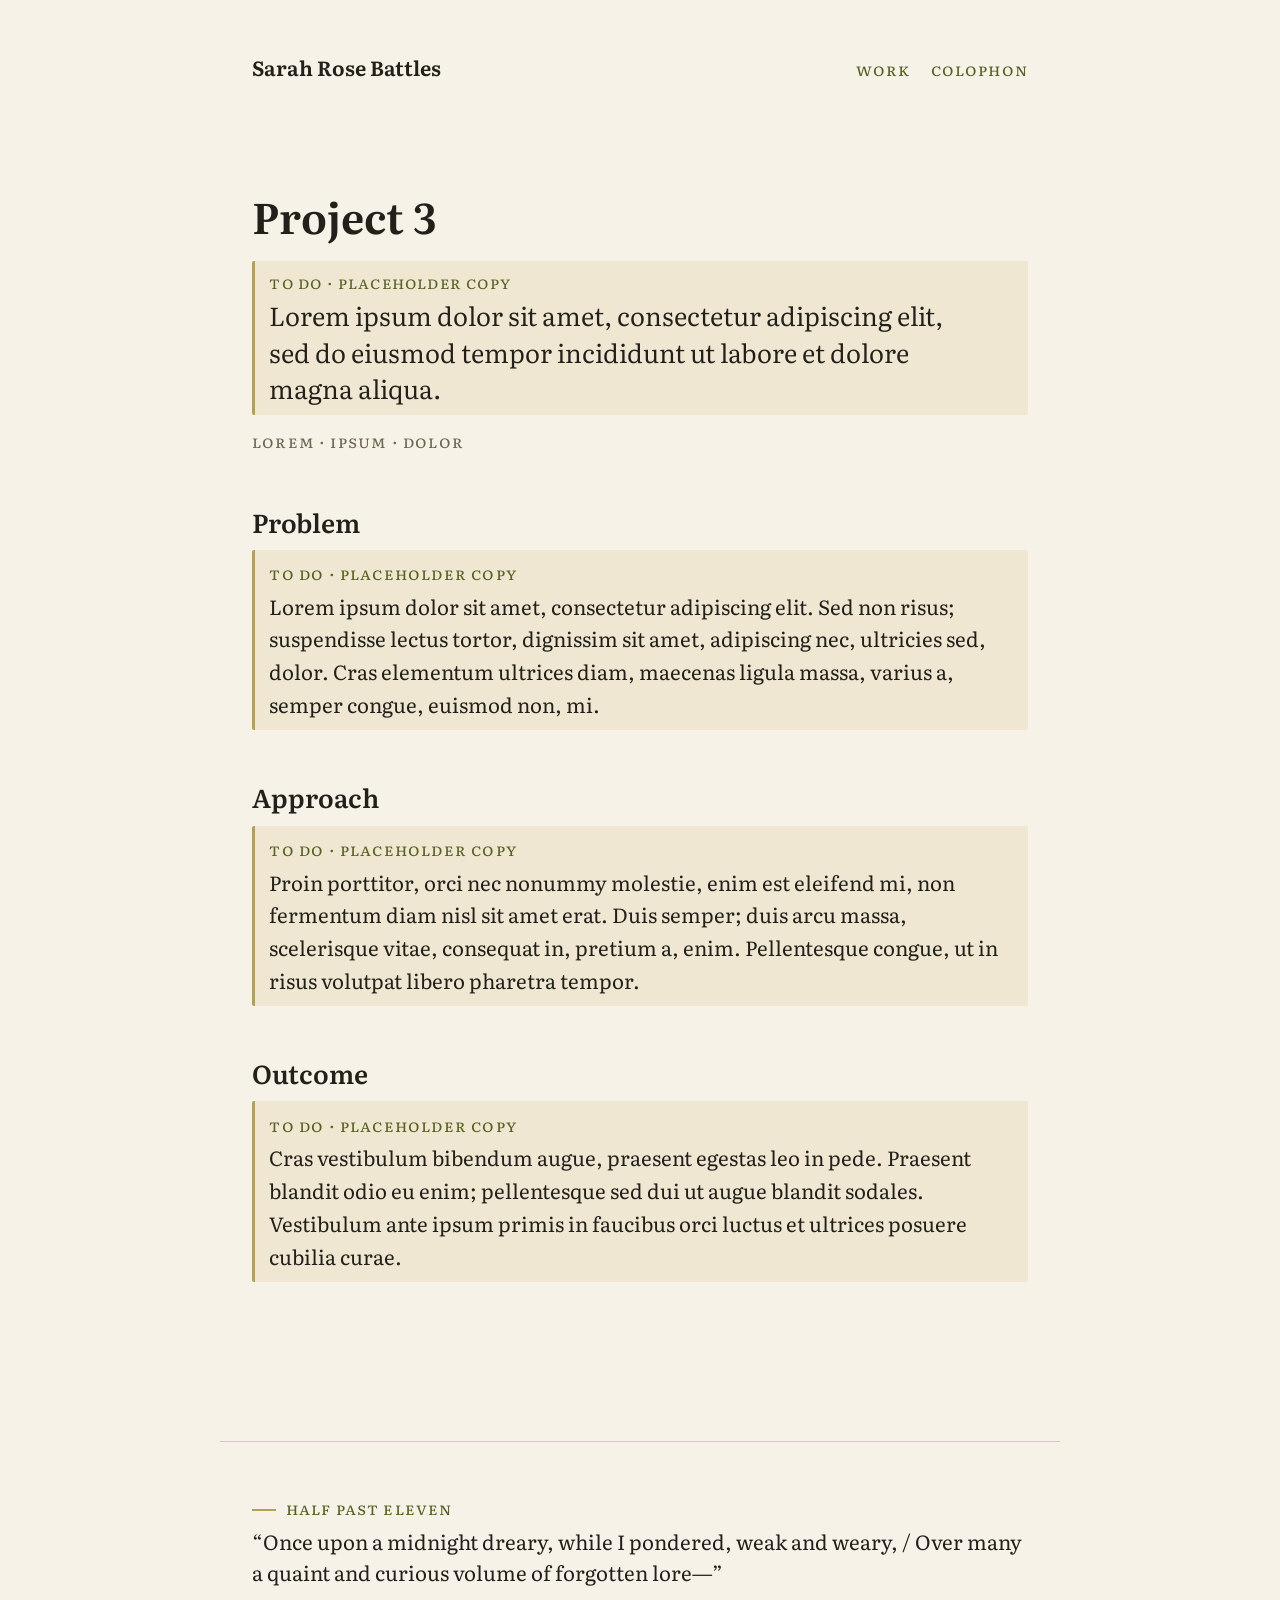
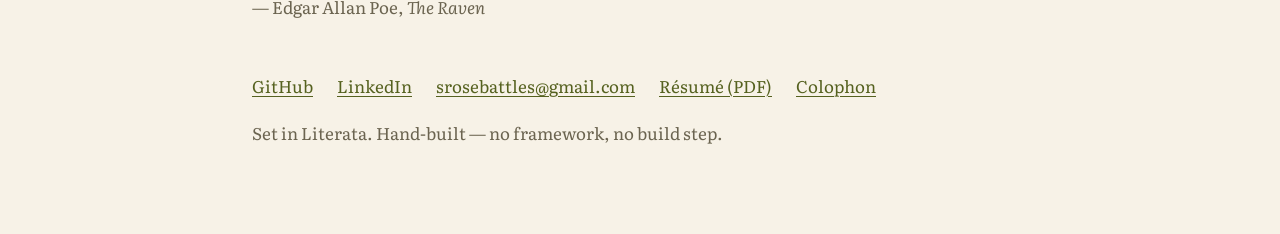
<file: work/project-3/index.html>
<!DOCTYPE html>
<html lang="en">
<head>
  <meta charset="utf-8">
  <meta name="viewport" content="width=device-width, initial-scale=1">
  <title>Project 3 — Sarah Rose Battles</title>
  <meta name="description" content="Case study: lorem ipsum dolor sit amet, consectetur adipiscing elit.">
  <meta name="color-scheme" content="light dark">
  <meta name="theme-color" content="#f7f2e7" media="(prefers-color-scheme: light)">
  <meta name="theme-color" content="#1a1914" media="(prefers-color-scheme: dark)">
  <link rel="canonical" href="https://srosebattles.github.io/text-first-portfolio-site/work/project-3/">
  <link rel="icon" href="../../assets/favicon.svg" type="image/svg+xml">
  <link rel="preload" href="../../assets/fonts/Literata-latin.woff2" as="font" type="font/woff2" crossorigin>
  <link rel="stylesheet" href="../../assets/site.css">
  <meta property="og:type" content="article">
  <meta property="og:site_name" content="Sarah Rose Battles">
  <meta property="og:title" content="Project 3 — Sarah Rose Battles">
  <meta property="og:description" content="Case study: lorem ipsum dolor sit amet, consectetur adipiscing elit.">
  <meta property="og:url" content="https://srosebattles.github.io/text-first-portfolio-site/work/project-3/">
  <meta property="og:image" content="https://srosebattles.github.io/text-first-portfolio-site/assets/og.png">
  <meta property="og:image:width" content="1200">
  <meta property="og:image:height" content="630">
  <meta property="og:image:alt" content="Text on warm paper: Sarah Rose Battles — front-end engineer.">
  <meta name="twitter:card" content="summary_large_image">
  <meta name="twitter:title" content="Project 3 — Sarah Rose Battles">
  <meta name="twitter:description" content="Case study: lorem ipsum dolor sit amet, consectetur adipiscing elit.">
  <meta name="twitter:image" content="https://srosebattles.github.io/text-first-portfolio-site/assets/og.png">
  <script type="module" src="../../assets/quoting-clock.js"></script>
</head>
<body>
  <a class="skip-link" href="#main">Skip to content</a>

  <header class="site-header">
    <p class="site-name"><a href="../../">Sarah Rose Battles</a></p>
    <nav class="site-nav" aria-label="Site">
      <ul>
        <li><a href="../../#work">Work</a></li>
        <li><a href="../../colophon/">Colophon</a></li>
      </ul>
    </nav>
  </header>

  <main id="main">
    <article>
      <h1>Project 3</h1>
      <!-- TODO(srosebattles): write the standfirst — one or two sentences on
           what this was and why it mattered. -->
      <p class="standfirst" data-todo>Lorem ipsum dolor sit amet, consectetur
      adipiscing elit, sed do eiusmod tempor incididunt ut labore et dolore
      magna aliqua.</p>
      <!-- TODO(srosebattles): confirm the tech-context line. -->
      <p class="tech-context">Lorem · ipsum · dolor</p>

      <section>
        <h2 id="problem">Problem</h2>
        <!-- TODO(srosebattles): write the problem section. -->
        <p data-todo>Lorem ipsum dolor sit amet, consectetur adipiscing elit.
        Sed non risus; suspendisse lectus tortor, dignissim sit amet,
        adipiscing nec, ultricies sed, dolor. Cras elementum ultrices diam,
        maecenas ligula massa, varius a, semper congue, euismod non, mi.</p>
      </section>

      <section>
        <h2 id="approach">Approach</h2>
        <!-- TODO(srosebattles): write the approach section. -->
        <p data-todo>Proin porttitor, orci nec nonummy molestie, enim est
        eleifend mi, non fermentum diam nisl sit amet erat. Duis semper; duis
        arcu massa, scelerisque vitae, consequat in, pretium a, enim.
        Pellentesque congue, ut in risus volutpat libero pharetra tempor.</p>
      </section>

      <section>
        <h2 id="outcome">Outcome</h2>
        <!-- TODO(srosebattles): write the outcome section. -->
        <p data-todo>Cras vestibulum bibendum augue, praesent egestas leo in
        pede. Praesent blandit odio eu enim; pellentesque sed dui ut augue
        blandit sodales. Vestibulum ante ipsum primis in faucibus orci luctus
        et ultrices posuere cubilia curae.</p>
      </section>
    </article>
  </main>

  <footer class="site-footer">
    <quoting-clock>
      <figure>
        <blockquote>“. . . if, I say, she had got into another world, I should
        not be at all surprised to find that the other world had a separate
        time all its own;”</blockquote>
        <figcaption>— C.S. Lewis, <cite>The Lion, the Witch and the Wardrobe</cite></figcaption>
      </figure>
    </quoting-clock>
    <nav aria-label="Elsewhere">
      <ul>
        <li><a href="https://github.com/srosebattles">GitHub</a></li>
        <li><a href="https://www.linkedin.com/in/srosebattles">LinkedIn</a></li>
        <li><a href="mailto:srosebattles@gmail.com">srosebattles@gmail.com</a></li>
        <li><a href="../../resume.pdf">Résumé (PDF)</a></li>
        <li><a href="../../colophon/">Colophon</a></li>
      </ul>
    </nav>
    <p class="fineprint">Set in Literata. Hand-built — no framework, no build step.</p>
  </footer>

  <!-- GoatCounter — the site's only third-party request.
       TODO(srosebattles): register at goatcounter.com and replace the site code. -->
  <script data-goatcounter="https://SROSEBATTLES_TODO.goatcounter.com/count" async src="https://gc.zgo.at/count.js"></script>
</body>
</html>
</file>
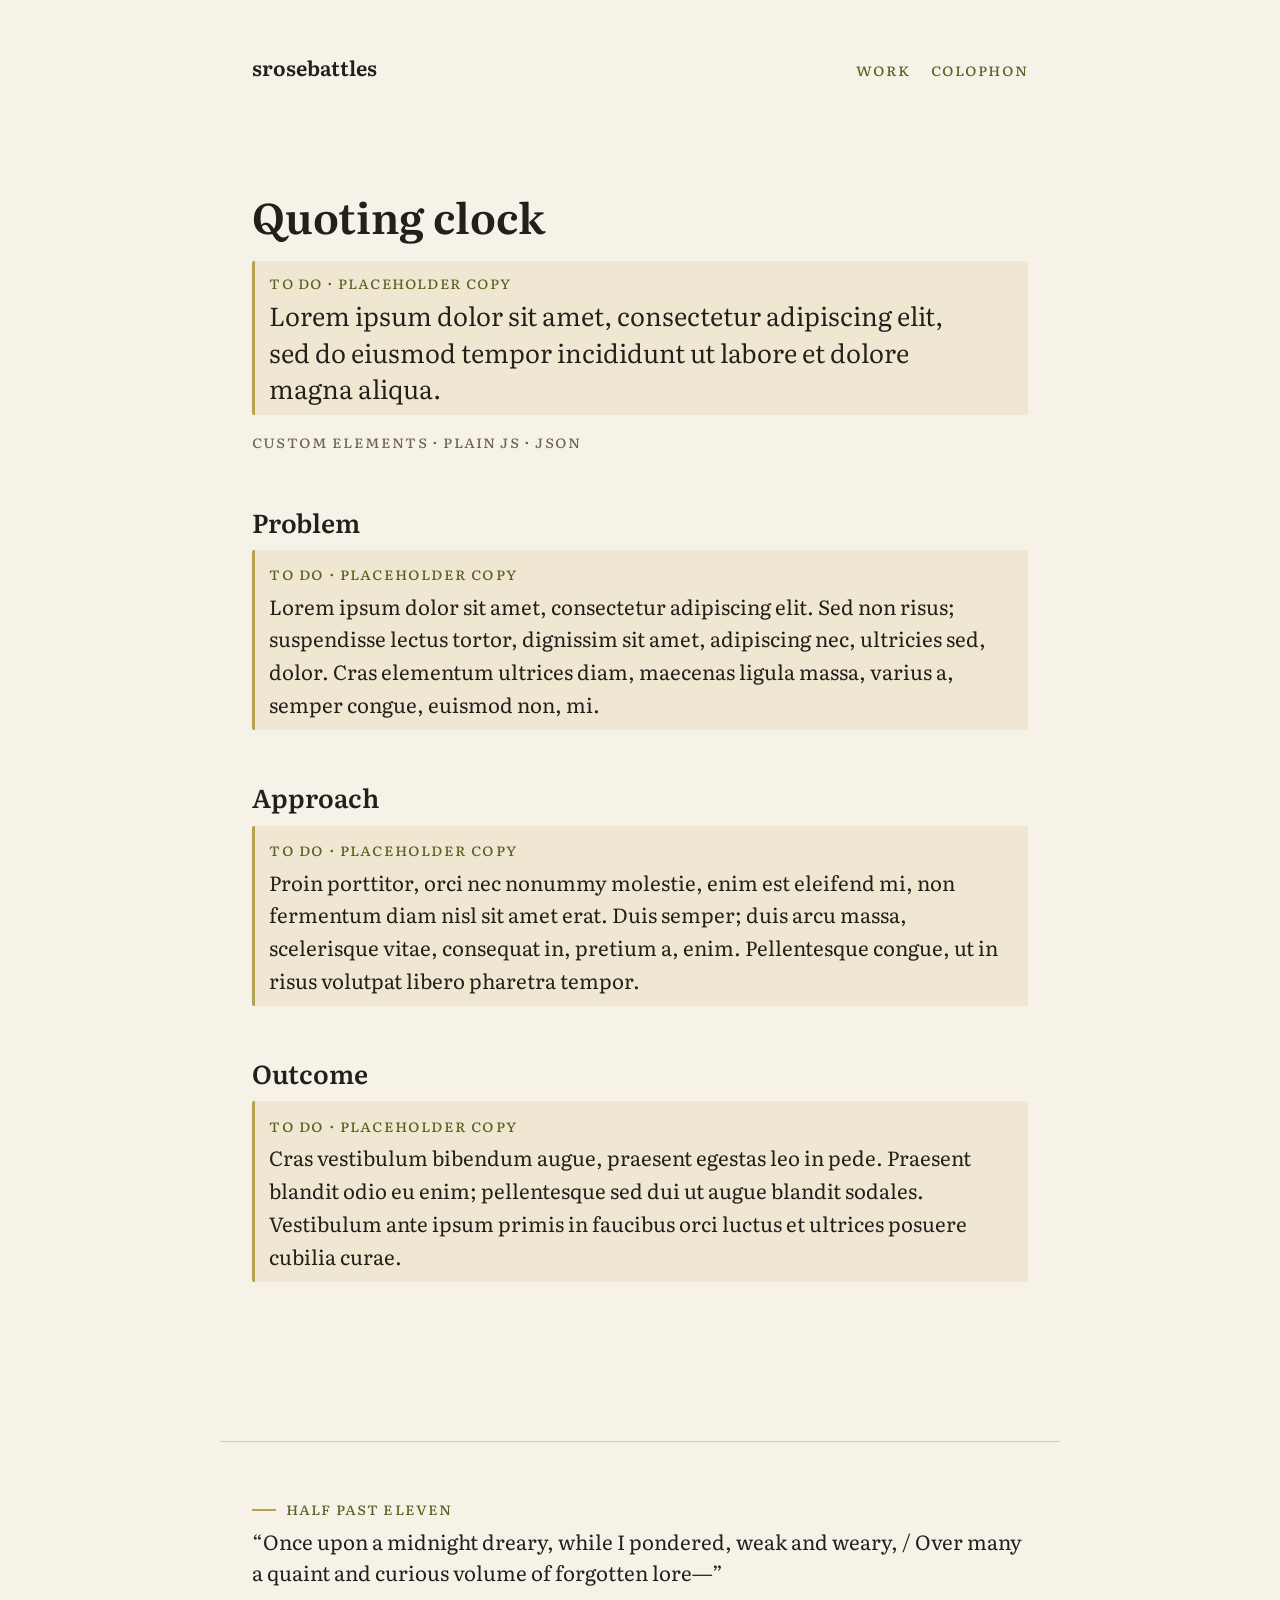
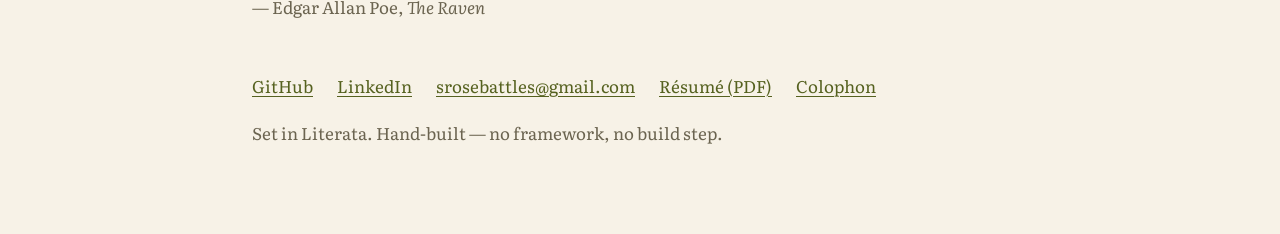
<file: work/quoting-clock/index.html>
<!DOCTYPE html>
<html lang="en">
<head>
  <meta charset="utf-8">
  <meta name="viewport" content="width=device-width, initial-scale=1">
  <title>Quoting clock — srosebattles</title>
  <meta name="description" content="Case study: the literary timepiece in this site's footer — a zero-dependency web component.">
  <meta name="color-scheme" content="light dark">
  <meta name="theme-color" content="#f7f2e7" media="(prefers-color-scheme: light)">
  <meta name="theme-color" content="#1a1914" media="(prefers-color-scheme: dark)">
  <link rel="canonical" href="https://srosebattles.github.io/text-first-portfolio-site/work/quoting-clock/">
  <link rel="icon" href="../../assets/favicon.svg" type="image/svg+xml">
  <link rel="preload" href="../../assets/fonts/Literata-latin.woff2" as="font" type="font/woff2" crossorigin>
  <link rel="stylesheet" href="../../assets/site.css">
  <meta property="og:type" content="article">
  <meta property="og:site_name" content="srosebattles">
  <meta property="og:title" content="Quoting clock — srosebattles">
  <meta property="og:description" content="Case study: the literary timepiece in this site's footer — a zero-dependency web component.">
  <meta property="og:url" content="https://srosebattles.github.io/text-first-portfolio-site/work/quoting-clock/">
  <meta property="og:image" content="https://srosebattles.github.io/text-first-portfolio-site/assets/og.png">
  <meta property="og:image:width" content="1200">
  <meta property="og:image:height" content="630">
  <meta property="og:image:alt" content="Text on warm paper: srosebattles.">
  <meta name="twitter:card" content="summary_large_image">
  <meta name="twitter:title" content="Quoting clock — srosebattles">
  <meta name="twitter:description" content="Case study: the literary timepiece in this site's footer — a zero-dependency web component.">
  <meta name="twitter:image" content="https://srosebattles.github.io/text-first-portfolio-site/assets/og.png">
  <script type="module" src="../../assets/quoting-clock.js"></script>
</head>
<body>
  <a class="skip-link" href="#main">Skip to content</a>

  <header class="site-header">
    <p class="site-name"><a href="../../">srosebattles</a></p>
    <nav class="site-nav" aria-label="Site">
      <ul>
        <li><a href="../../#work">Work</a></li>
        <li><a href="../../colophon/">Colophon</a></li>
      </ul>
    </nav>
  </header>

  <main id="main">
    <article>
      <h1>Quoting clock</h1>
      <!-- TODO(srosebattles): write the standfirst — one or two sentences on
           what this was and why it mattered. -->
      <p class="standfirst" data-todo>Lorem ipsum dolor sit amet, consectetur
      adipiscing elit, sed do eiusmod tempor incididunt ut labore et dolore
      magna aliqua.</p>
      <!-- TODO(srosebattles): confirm the tech-context line. -->
      <p class="tech-context">Custom Elements · plain JS · JSON</p>

      <section>
        <h2 id="problem">Problem</h2>
        <!-- TODO(srosebattles): write the problem section. -->
        <p data-todo>Lorem ipsum dolor sit amet, consectetur adipiscing elit.
        Sed non risus; suspendisse lectus tortor, dignissim sit amet,
        adipiscing nec, ultricies sed, dolor. Cras elementum ultrices diam,
        maecenas ligula massa, varius a, semper congue, euismod non, mi.</p>
      </section>

      <section>
        <h2 id="approach">Approach</h2>
        <!-- TODO(srosebattles): write the approach section. -->
        <p data-todo>Proin porttitor, orci nec nonummy molestie, enim est
        eleifend mi, non fermentum diam nisl sit amet erat. Duis semper; duis
        arcu massa, scelerisque vitae, consequat in, pretium a, enim.
        Pellentesque congue, ut in risus volutpat libero pharetra tempor.</p>
      </section>

      <section>
        <h2 id="outcome">Outcome</h2>
        <!-- TODO(srosebattles): write the outcome section. -->
        <p data-todo>Cras vestibulum bibendum augue, praesent egestas leo in
        pede. Praesent blandit odio eu enim; pellentesque sed dui ut augue
        blandit sodales. Vestibulum ante ipsum primis in faucibus orci luctus
        et ultrices posuere cubilia curae.</p>
      </section>
    </article>
  </main>

  <footer class="site-footer">
    <quoting-clock>
      <figure>
        <blockquote>“. . . if, I say, she had got into another world, I should
        not be at all surprised to find that the other world had a separate
        time all its own;”</blockquote>
        <figcaption>— C.S. Lewis, <cite>The Lion, the Witch and the Wardrobe</cite></figcaption>
      </figure>
    </quoting-clock>
    <nav aria-label="Elsewhere">
      <ul>
        <li><a href="https://github.com/srosebattles">GitHub</a></li>
        <li><a href="https://www.linkedin.com/in/srosebattles">LinkedIn</a></li>
        <li><a href="mailto:srosebattles@gmail.com">srosebattles@gmail.com</a></li>
        <li><a href="../../resume.pdf">Résumé (PDF)</a></li>
        <li><a href="../../colophon/">Colophon</a></li>
      </ul>
    </nav>
    <p class="fineprint">Set in Literata. Hand-built — no framework, no build step.</p>
  </footer>

  <!-- GoatCounter — the site's only third-party request.
       TODO(srosebattles): register at goatcounter.com and replace the site code. -->
  <script data-goatcounter="https://SROSEBATTLES_TODO.goatcounter.com/count" async src="https://gc.zgo.at/count.js"></script>
</body>
</html>
</file>
<file: assets/site.css>
/* ==========================================================================
   site.css — the one stylesheet.
   Order: tokens → fonts → reset → base typography → layout → components
   → states & motion. Colors exist only as tokens in the two blocks below.
   ========================================================================== */

/* --------------------------------------------------------------------------
   1 · Design tokens
   Text colors are AA-checked against both paper and tint (see CLAUDE.md).
   --color-khaki is non-text only: rules, markers, tints, hover decoration.
   -------------------------------------------------------------------------- */

:root {
  color-scheme: light dark;

  /* color: light scheme — warm paper, near-black ink, olive accent */
  --color-paper: #f7f2e7;
  --color-paper-tint: #efe7d2;
  --color-ink: #22201a;
  --color-ink-muted: #6b6450;
  --color-accent-ink: #55611f; /* olive dark enough for text: 6.0:1 on paper */
  --color-khaki: #b4a254;      /* non-text accent only */
  --color-rule: #d8cca3;

  /* type */
  --font-serif: "Literata", Georgia, "Times New Roman", serif;

  /* fluid scale, ~18px→20px body between 320px and 1280px viewports */
  --step--1: clamp(0.94rem, 0.9rem + 0.2vw, 1.06rem);
  --step-0: clamp(1.125rem, 1.07rem + 0.26vw, 1.28rem);
  --step-1: clamp(1.35rem, 1.26rem + 0.44vw, 1.62rem);
  --step-2: clamp(1.62rem, 1.47rem + 0.73vw, 2.07rem);
  --step-3: clamp(1.94rem, 1.71rem + 1.16vw, 2.66rem);

  /* space */
  --gutter: clamp(1rem, 4vw, 2rem);
  --space-s: 0.75rem;
  --space-m: 1.25rem;
  --space-l: clamp(2rem, 1.6rem + 2vw, 3.25rem);
  --space-xl: clamp(3.25rem, 2.4rem + 4vw, 5.5rem);

  /* body measure: 65–75ch per the design system */
  --measure: 70ch;
}

@media (prefers-color-scheme: dark) {
  :root {
    /* dark scheme — accent shifts to desaturated sage/gold-green */
    --color-paper: #1a1914;
    --color-paper-tint: #24221a;
    --color-ink: #eae3d2;
    --color-ink-muted: #a89f87;
    --color-accent-ink: #b9be8c; /* sage: 9.1:1 on dark paper */
    --color-khaki: #6e6f4c;
    --color-rule: #3a382b;
  }
}

/* --------------------------------------------------------------------------
   2 · Fonts — self-hosted Literata, variable (opsz 7–72, wght 200–900)
   -------------------------------------------------------------------------- */

@font-face {
  font-family: "Literata";
  src: url("fonts/Literata-latin.woff2") format("woff2");
  font-weight: 200 900;
  font-style: normal;
  font-display: swap;
}

@font-face {
  font-family: "Literata";
  src: url("fonts/Literata-Italic-latin.woff2") format("woff2");
  font-weight: 200 900;
  font-style: italic;
  font-display: swap;
}

/* --------------------------------------------------------------------------
   3 · Reset (small on purpose)
   -------------------------------------------------------------------------- */

*,
*::before,
*::after {
  box-sizing: border-box;
}

body,
h1,
h2,
h3,
p,
ul,
ol,
li,
figure,
blockquote {
  margin: 0;
}

/* --------------------------------------------------------------------------
   4 · Base typography
   -------------------------------------------------------------------------- */

html {
  background: var(--color-paper);
}

body {
  font-family: var(--font-serif);
  font-size: var(--step-0);
  font-optical-sizing: auto;
  line-height: 1.6;
  color: var(--color-ink);
  background: var(--color-paper);
  -webkit-text-size-adjust: 100%;
}

h1 {
  font-size: var(--step-3);
  font-weight: 640;
  line-height: 1.15;
  text-wrap: balance;
}

h2 {
  font-size: var(--step-1);
  font-weight: 600;
  line-height: 1.25;
  margin-block: var(--space-l) var(--space-s);
  text-wrap: balance;
}

h3 {
  font-size: var(--step-0);
  font-weight: 640;
  line-height: 1.3;
  margin-block: var(--space-m) var(--space-s);
}

p,
ul,
ol {
  margin-block-end: 1em;
}

a {
  color: var(--color-accent-ink);
  text-decoration-thickness: 0.06em;
  text-underline-offset: 0.16em;
}

a:hover {
  text-decoration-color: var(--color-khaki);
  text-decoration-thickness: 0.12em;
}

code {
  font-family: ui-monospace, "SF Mono", Menlo, Consolas, monospace;
  font-size: 0.85em;
  background: var(--color-paper-tint);
  padding: 0.1em 0.35em;
  border-radius: 3px;
}

::selection {
  background: var(--color-khaki);
  color: var(--color-ink);
}

/* --------------------------------------------------------------------------
   5 · Layout — one centered column of readable measure
   -------------------------------------------------------------------------- */

.site-header,
main,
.site-footer {
  max-inline-size: var(--measure);
  margin-inline: auto;
  padding-inline: var(--gutter);
}

main {
  padding-block-end: var(--space-xl);
}

/* --------------------------------------------------------------------------
   6 · Components
   -------------------------------------------------------------------------- */

/* Skip link — first focusable element on every page */
.skip-link {
  position: absolute;
  inset-block-start: 0.75rem;
  inset-inline-start: 0.75rem;
  z-index: 1;
  padding: 0.5rem 0.9rem;
  background: var(--color-paper);
  border: 1px solid var(--color-khaki);
  transform: translateY(calc(-100% - 1.5rem));
}

.skip-link:focus-visible {
  transform: none;
}

/* Site header */
.site-header {
  display: flex;
  flex-wrap: wrap;
  align-items: baseline;
  justify-content: space-between;
  gap: var(--space-s) var(--space-m);
  padding-block: var(--space-l) var(--space-xl);
}

.site-name {
  font-weight: 640;
  font-size: var(--step-0);
}

.site-name a {
  color: inherit;
  text-decoration: none;
}

.site-name a:hover {
  text-decoration: underline;
  text-decoration-color: var(--color-khaki);
  text-decoration-thickness: 0.12em;
}

.site-nav ul {
  display: flex;
  gap: var(--space-m);
  list-style: none;
  padding: 0;
  margin: 0;
}

.site-nav a {
  font-size: var(--step--1);
  font-variant-caps: all-small-caps;
  letter-spacing: 0.07em;
  text-decoration: none;
}

.site-nav a:hover {
  text-decoration: underline;
  text-decoration-color: var(--color-khaki);
}

.site-nav a[aria-current="page"] {
  color: var(--color-ink-muted);
  border-block-end: 2px solid var(--color-khaki);
}

/* Masthead (home) */
.masthead {
  padding-block: var(--space-xl) 0;
}

/* Statement — the home page's h1 is the positioning statement */
.statement {
  font-size: var(--step-2);
  font-weight: 560;
  line-height: 1.25;
  margin-block-end: var(--space-l);
}

/* Standfirst — the big opening line on every page */
.standfirst {
  font-size: var(--step-1);
  font-weight: 380;
  line-height: 1.4;
  margin-block: var(--space-m) 0;
  text-wrap: pretty;
}

/* Tech-context line on case studies */
.tech-context {
  font-size: var(--step--1);
  font-variant-caps: all-small-caps;
  letter-spacing: 0.07em;
  color: var(--color-ink-muted);
  margin-block: var(--space-s) 0;
}

/* Case-study index on the home page */
.work-index {
  list-style: none;
  padding: 0;
}

.work-index > li + li {
  margin-block-start: var(--space-m);
  border-block-start: 1px solid var(--color-rule);
  padding-block-start: var(--space-m);
}

.work-index h3 {
  margin-block: 0 0.15rem;
  font-size: var(--step-1);
  font-weight: 600;
}

.work-index p {
  margin: 0;
  color: var(--color-ink-muted);
}

/* Placeholder copy awaiting the owner's own words */
[data-todo] {
  background: var(--color-paper-tint);
  border-inline-start: 3px solid var(--color-khaki);
  border-radius: 2px;
  padding: 0.6rem 0.9rem;
}

[data-todo]::before {
  content: "to do · placeholder copy";
  display: block;
  font-size: var(--step--1);
  font-variant-caps: all-small-caps;
  letter-spacing: 0.07em;
  color: var(--color-accent-ink);
  margin-block-end: 0.2rem;
}

/* Site footer. NB: the measure is in ch, so the container must keep the
   body font-size — only inner text scales down. */
.site-footer {
  border-block-start: 1px solid var(--color-rule);
  margin-block-start: var(--space-l);
  padding-block: var(--space-l) var(--space-xl);
}

.site-footer nav {
  font-size: var(--step--1);
}

.site-footer nav ul {
  display: flex;
  flex-wrap: wrap;
  gap: 0.35rem 1.5rem;
  list-style: none;
  padding: 0;
  margin: 0;
}

.fineprint {
  font-size: var(--step--1);
  color: var(--color-ink-muted);
  margin-block: var(--space-m) 0;
}

/* Quoting clock — <quoting-clock> custom element, static fallback inside */
quoting-clock {
  display: block;
  margin-block-end: var(--space-l);
}

quoting-clock .clock-time {
  font-size: var(--step--1);
  font-variant-caps: all-small-caps;
  letter-spacing: 0.07em;
  color: var(--color-accent-ink);
  margin-block-end: 0.35rem;
}

quoting-clock .clock-time::before {
  content: "";
  display: inline-block;
  inline-size: 1.5rem;
  block-size: 0.14em;
  background: var(--color-khaki);
  margin-inline-end: 0.6rem;
  vertical-align: 0.22em;
}

quoting-clock blockquote {
  font-size: var(--step-0);
  line-height: 1.5;
  text-wrap: pretty;
}

quoting-clock figcaption {
  font-size: var(--step--1);
  color: var(--color-ink-muted);
  margin-block-start: 0.35rem;
}

/* --------------------------------------------------------------------------
   7 · States & motion — all motion gated on prefers-reduced-motion
   -------------------------------------------------------------------------- */

:focus-visible {
  outline: 2px solid var(--color-accent-ink);
  outline-offset: 3px;
  border-radius: 1px;
}

@keyframes clock-fade {
  from {
    opacity: 0;
    translate: 0 0.3rem;
  }
  to {
    opacity: 1;
    translate: 0 0;
  }
}

@media (prefers-reduced-motion: no-preference) {
  html {
    scroll-behavior: smooth;
  }

  a {
    transition: text-decoration-color 150ms ease, text-decoration-thickness 150ms ease;
  }

  quoting-clock .clock-swap {
    animation: clock-fade 500ms ease-out both;
  }
}
</file>
